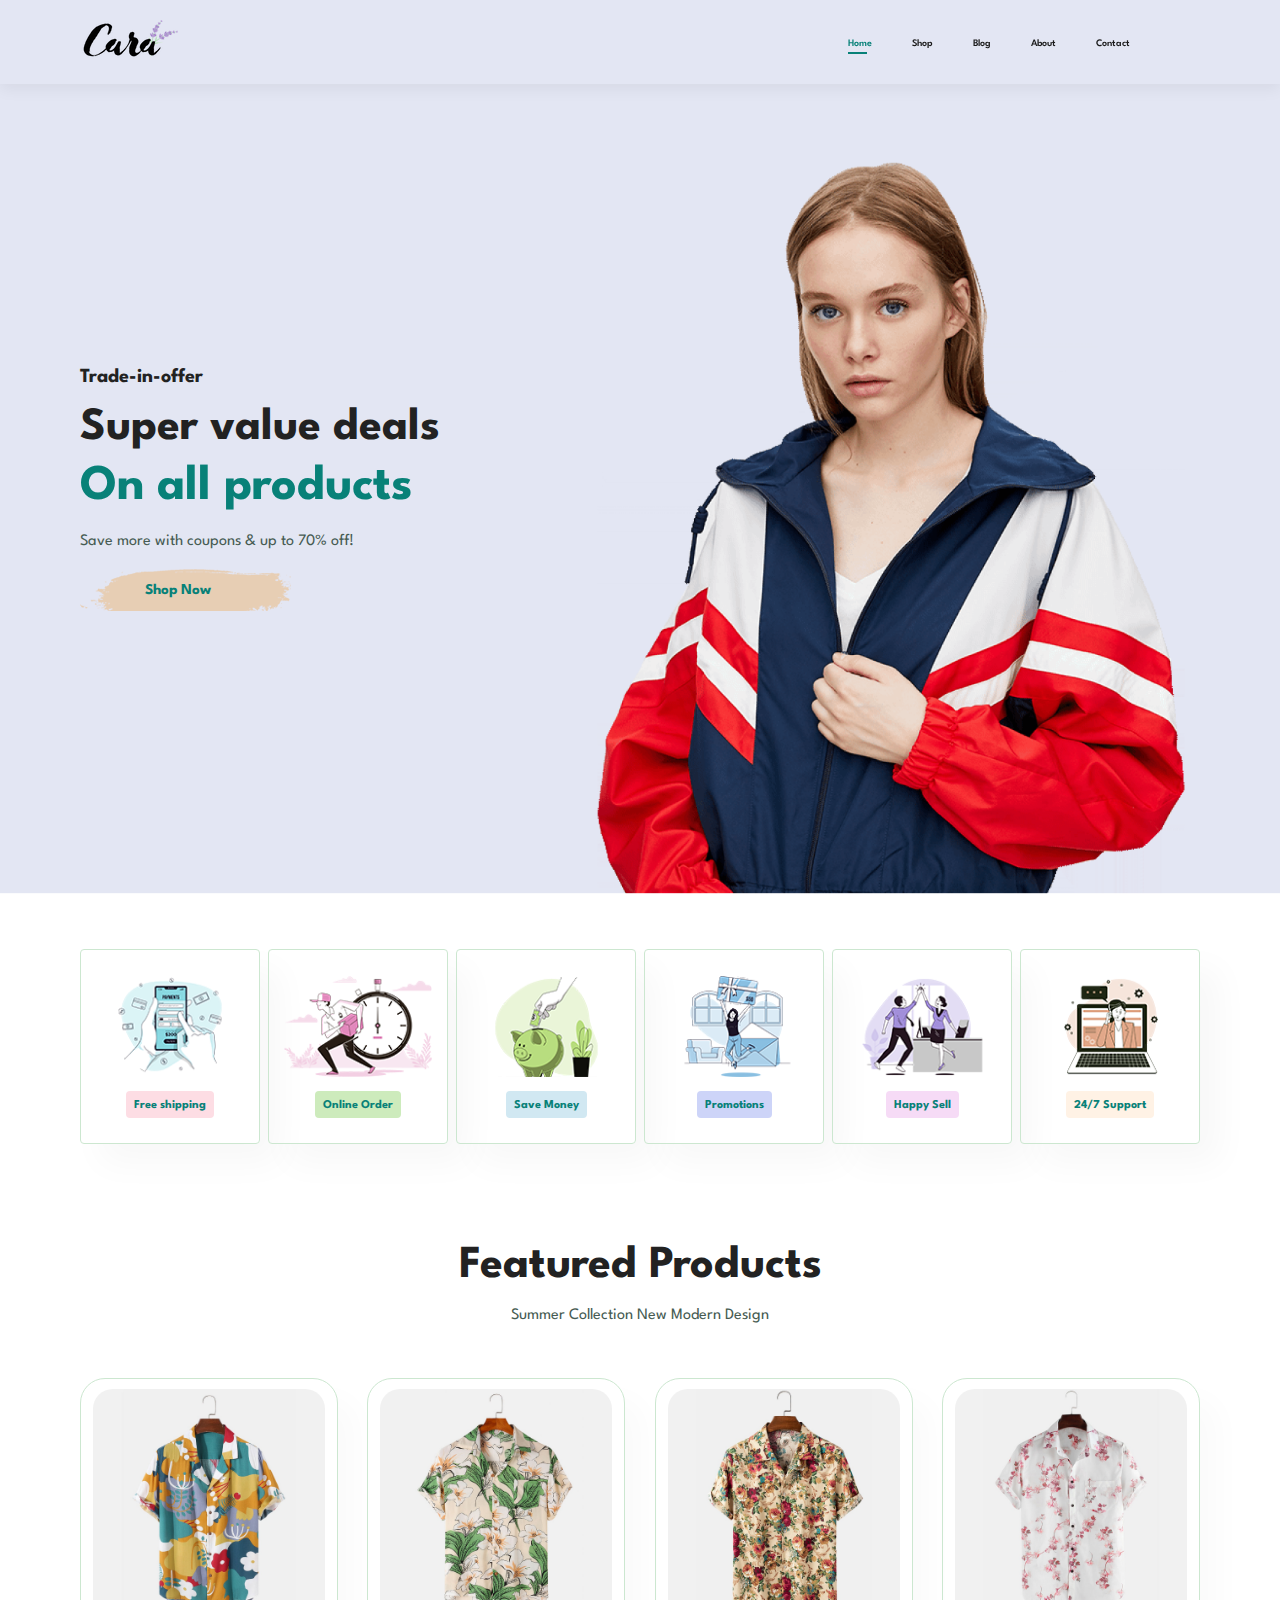
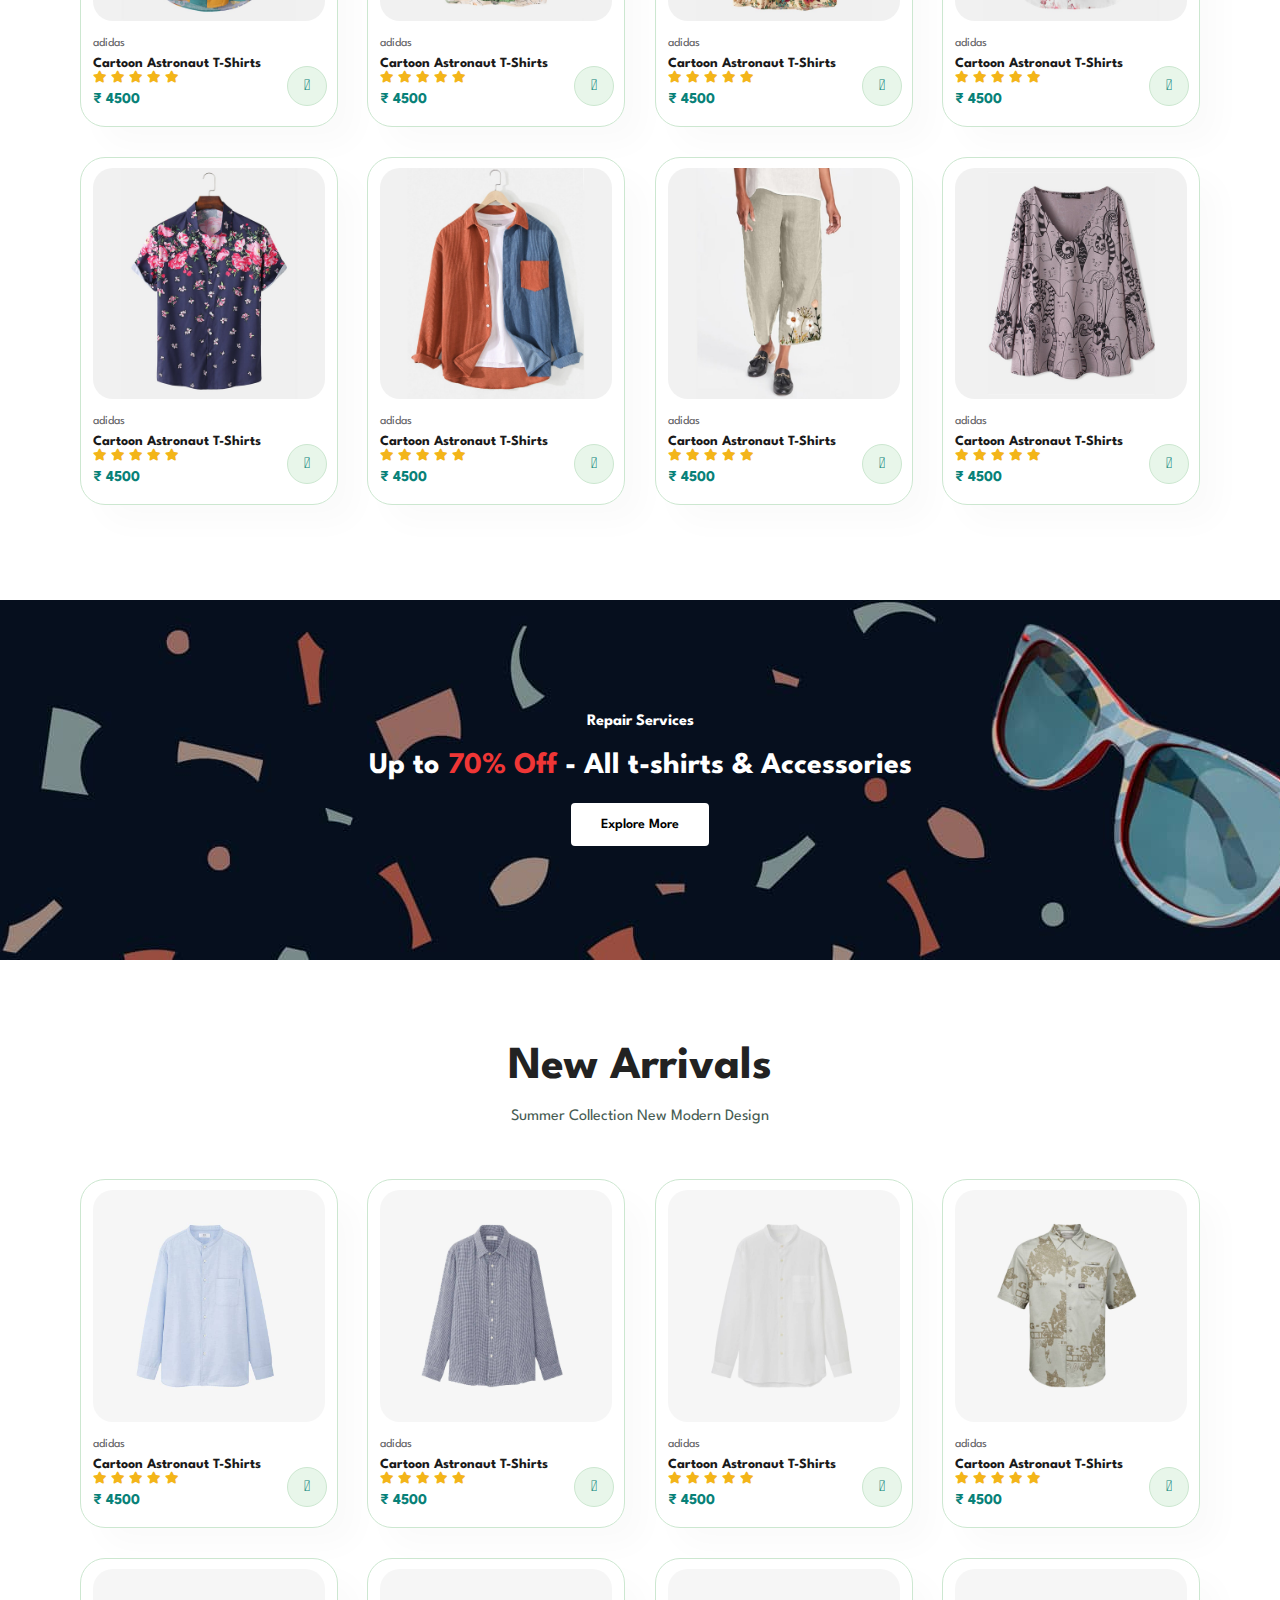
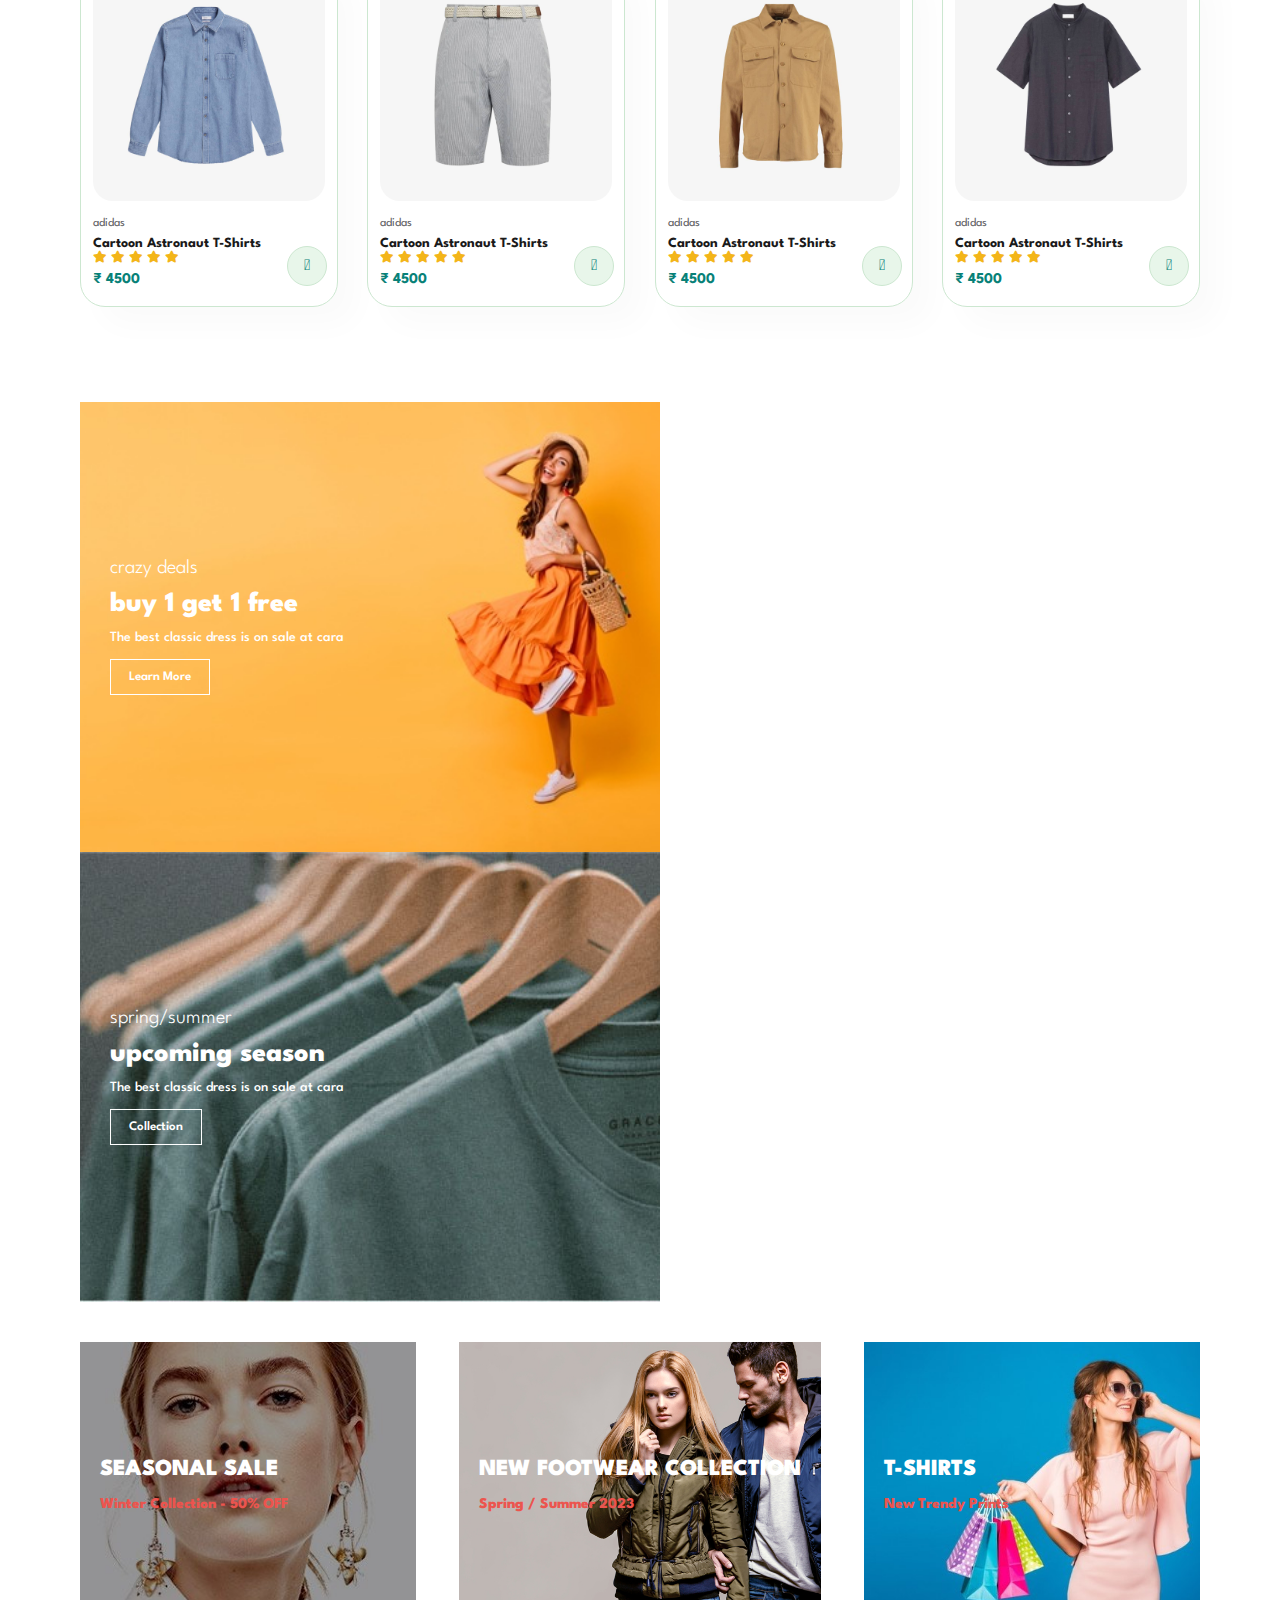
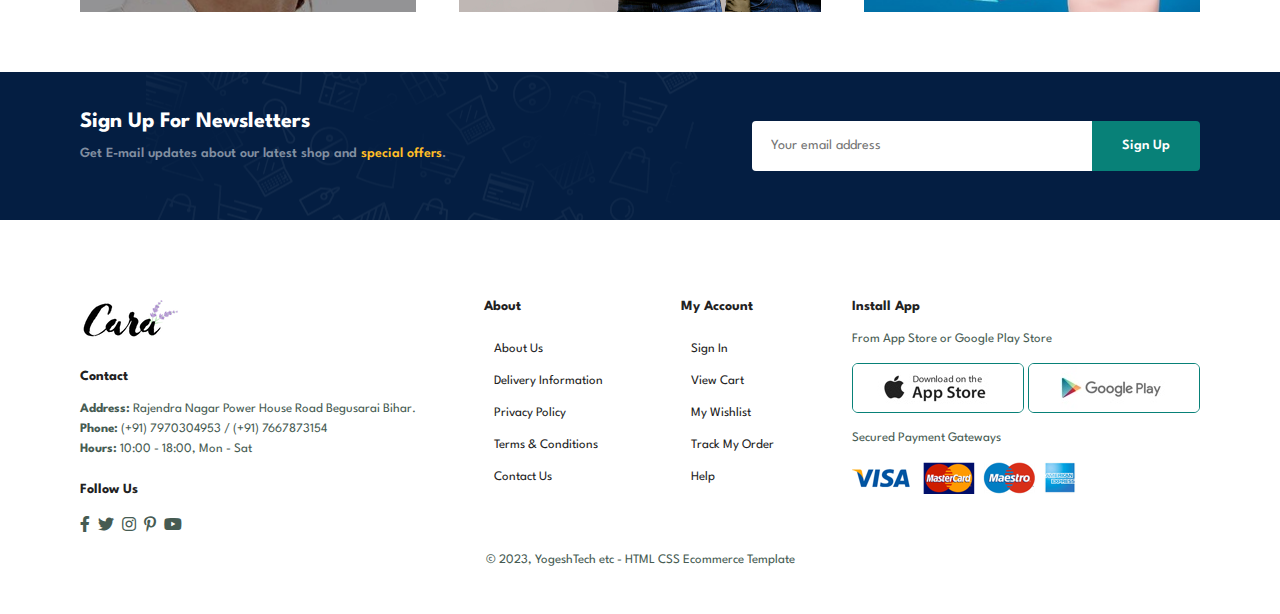
<file: index.html>
<!DOCTYPE html>
<html lang="en">

    <head>
        <meta charset="UTF-8">
        <meta http-equiv="X-UA-Compatible" content="IE=edge">
        <meta name="viewport" content="width=device-width, initial-scale=1.0">
        <title>E-Commerce website</title>
        <link rel="stylesheet" href="https://pro.fontawesome.com/releases/v5.10.0/css/all.css" />

        <link rel="stylesheet" href="style.css">
    </head>

    <body>
        <section id="header">
            <a href="#"><img src="img/logo.png" class="logo" alt=""></a>

            <div>
                <ul id="navbar">
                    <li><a class="active" href="index.html">Home</a></li>
                    <li><a href="shop.html">Shop</a></li>
                    <li><a href="blog.html">Blog</a></li>
                    <li><a href="about.html">About</a></li>
                    <li><a href="contact.html">Contact</a></li>
                    <li id="lg-bag"><a href="cart.html"><i class="far fa-shopping-bag"></i></a></li>
                    <a href="#" id="close"><i class="far fa-times"></i></a>
                </ul>
            </div>
            <div id="mobile">
                <a href="cart.html"><i class="far fa-shopping-bag"></i></a>
                <i id="bar" class="fas fa-outdent"></i>
            </div>
        </section>

        <section id="hero">
            <h4>Trade-in-offer</h4>
            <h2>Super value deals</h2>
            <h1>On all products</h1>
            <p>Save more with coupons & up to 70% off! </p>
            <button>Shop Now</button>
        </section>

        <section id="feature" class="section-p1 ">
            <div class="fe-box">
                <img src="img/features/f1.png" alt="">
                <h6>Free shipping</h6>
            </div>
            <div class="fe-box">
                <img src="img/features/f2.png" alt="">
                <h6>Online Order</h6>
            </div>
            <div class="fe-box">
                <img src="img/features/f3.png" alt="">
                <h6>Save Money</h6>
            </div>
            <div class="fe-box">
                <img src="img/features/f4.png" alt="">
                <h6>Promotions</h6>
            </div>
            <div class="fe-box">
                <img src="img/features/f5.png" alt="">
                <h6>Happy Sell</h6>
            </div>
            <div class="fe-box">
                <img src="img/features/f6.png" alt="">
                <h6>24/7 Support</h6>
            </div>
        </section>

        <section id="product1" class="section-p1 ">
            <h2>Featured Products</h2>
            <p>Summer Collection New Modern Design</p>
            <div class="pro-container">
                <div class="pro">
                    <img src="img/products/f1.jpg" alt="">
                    <div class="des">
                        <span>adidas</span>
                        <h5>Cartoon Astronaut T-Shirts</h5>
                        <div class="star">
                            <i class="fas fa-star"></i>
                            <i class="fas fa-star"></i>
                            <i class="fas fa-star"></i>
                            <i class="fas fa-star"></i>
                            <i class="fas fa-star"></i>
                        </div>
                        <h4>₹ 4500</h4>
                    </div>
                    <a href="#"><i class="fal fa-shopping-cart cart"></i></a>
                </div>
                <div class="pro">
                    <img src="img/products/f2.jpg" alt="">
                    <div class="des">
                        <span>adidas</span>
                        <h5>Cartoon Astronaut T-Shirts</h5>
                        <div class="star">
                            <i class="fas fa-star"></i>
                            <i class="fas fa-star"></i>
                            <i class="fas fa-star"></i>
                            <i class="fas fa-star"></i>
                            <i class="fas fa-star"></i>
                        </div>
                        <h4>₹ 4500</h4>
                    </div>
                    <a href="#"><i class="fal fa-shopping-cart cart"></i></a>
                </div>
                <div class="pro">
                    <img src="img/products/f3.jpg" alt="">
                    <div class="des">
                        <span>adidas</span>
                        <h5>Cartoon Astronaut T-Shirts</h5>
                        <div class="star">
                            <i class="fas fa-star"></i>
                            <i class="fas fa-star"></i>
                            <i class="fas fa-star"></i>
                            <i class="fas fa-star"></i>
                            <i class="fas fa-star"></i>
                        </div>
                        <h4>₹ 4500</h4>
                    </div>
                    <a href="#"><i class="fal fa-shopping-cart cart"></i></a>
                </div>
                <div class="pro">
                    <img src="img/products/f4.jpg" alt="">
                    <div class="des">
                        <span>adidas</span>
                        <h5>Cartoon Astronaut T-Shirts</h5>
                        <div class="star">
                            <i class="fas fa-star"></i>
                            <i class="fas fa-star"></i>
                            <i class="fas fa-star"></i>
                            <i class="fas fa-star"></i>
                            <i class="fas fa-star"></i>
                        </div>
                        <h4>₹ 4500</h4>
                    </div>
                    <a href="#"><i class="fal fa-shopping-cart cart"></i></a>
                </div>
                <div class="pro">
                    <img src="img/products/f5.jpg" alt="">
                    <div class="des">
                        <span>adidas</span>
                        <h5>Cartoon Astronaut T-Shirts</h5>
                        <div class="star">
                            <i class="fas fa-star"></i>
                            <i class="fas fa-star"></i>
                            <i class="fas fa-star"></i>
                            <i class="fas fa-star"></i>
                            <i class="fas fa-star"></i>
                        </div>
                        <h4>₹ 4500</h4>
                    </div>
                    <a href="#"><i class="fal fa-shopping-cart cart"></i></a>
                </div>
                <div class="pro">
                    <img src="img/products/f6.jpg" alt="">
                    <div class="des">
                        <span>adidas</span>
                        <h5>Cartoon Astronaut T-Shirts</h5>
                        <div class="star">
                            <i class="fas fa-star"></i>
                            <i class="fas fa-star"></i>
                            <i class="fas fa-star"></i>
                            <i class="fas fa-star"></i>
                            <i class="fas fa-star"></i>
                        </div>
                        <h4>₹ 4500</h4>
                    </div>
                    <a href="#"><i class="fal fa-shopping-cart cart"></i></a>
                </div>
                <div class="pro">
                    <img src="img/products/f7.jpg" alt="">
                    <div class="des">
                        <span>adidas</span>
                        <h5>Cartoon Astronaut T-Shirts</h5>
                        <div class="star">
                            <i class="fas fa-star"></i>
                            <i class="fas fa-star"></i>
                            <i class="fas fa-star"></i>
                            <i class="fas fa-star"></i>
                            <i class="fas fa-star"></i>
                        </div>
                        <h4>₹ 4500</h4>
                    </div>
                    <a href="#"><i class="fal fa-shopping-cart cart"></i></a>
                </div>
                <div class="pro">
                    <img src="img/products/f8.jpg" alt="">
                    <div class="des">
                        <span>adidas</span>
                        <h5>Cartoon Astronaut T-Shirts</h5>
                        <div class="star">
                            <i class="fas fa-star"></i>
                            <i class="fas fa-star"></i>
                            <i class="fas fa-star"></i>
                            <i class="fas fa-star"></i>
                            <i class="fas fa-star"></i>
                        </div>
                        <h4>₹ 4500</h4>
                    </div>
                    <a href="#"><i class="fal fa-shopping-cart cart"></i></a>
                </div>
            </div>
        </section>

        <section id="banner" class="section-m1">
            <h4>Repair Services</h4>
            <h2>Up to <span>70% Off</span> - All t-shirts & Accessories</h2>
            <button class="normal">Explore More</button>
        </section>

        <section id="product1" class="section-p1 ">
            <h2>New Arrivals</h2>
            <p>Summer Collection New Modern Design</p>
            <div class="pro-container">
                <div class="pro">
                    <img src="img/products/n1.jpg" alt="">
                    <div class="des">
                        <span>adidas</span>
                        <h5>Cartoon Astronaut T-Shirts</h5>
                        <div class="star">
                            <i class="fas fa-star"></i>
                            <i class="fas fa-star"></i>
                            <i class="fas fa-star"></i>
                            <i class="fas fa-star"></i>
                            <i class="fas fa-star"></i>
                        </div>
                        <h4>₹ 4500</h4>
                    </div>
                    <a href="#"><i class="fal fa-shopping-cart cart"></i></a>
                </div>
                <div class="pro">
                    <img src="img/products/n2.jpg" alt="">
                    <div class="des">
                        <span>adidas</span>
                        <h5>Cartoon Astronaut T-Shirts</h5>
                        <div class="star">
                            <i class="fas fa-star"></i>
                            <i class="fas fa-star"></i>
                            <i class="fas fa-star"></i>
                            <i class="fas fa-star"></i>
                            <i class="fas fa-star"></i>
                        </div>
                        <h4>₹ 4500</h4>
                    </div>
                    <a href="#"><i class="fal fa-shopping-cart cart"></i></a>
                </div>
                <div class="pro">
                    <img src="img/products/n3.jpg" alt="">
                    <div class="des">
                        <span>adidas</span>
                        <h5>Cartoon Astronaut T-Shirts</h5>
                        <div class="star">
                            <i class="fas fa-star"></i>
                            <i class="fas fa-star"></i>
                            <i class="fas fa-star"></i>
                            <i class="fas fa-star"></i>
                            <i class="fas fa-star"></i>
                        </div>
                        <h4>₹ 4500</h4>
                    </div>
                    <a href="#"><i class="fal fa-shopping-cart cart"></i></a>
                </div>
                <div class="pro">
                    <img src="img/products/n4.jpg" alt="">
                    <div class="des">
                        <span>adidas</span>
                        <h5>Cartoon Astronaut T-Shirts</h5>
                        <div class="star">
                            <i class="fas fa-star"></i>
                            <i class="fas fa-star"></i>
                            <i class="fas fa-star"></i>
                            <i class="fas fa-star"></i>
                            <i class="fas fa-star"></i>
                        </div>
                        <h4>₹ 4500</h4>
                    </div>
                    <a href="#"><i class="fal fa-shopping-cart cart"></i></a>
                </div>
                <div class="pro">
                    <img src="img/products/n5.jpg" alt="">
                    <div class="des">
                        <span>adidas</span>
                        <h5>Cartoon Astronaut T-Shirts</h5>
                        <div class="star">
                            <i class="fas fa-star"></i>
                            <i class="fas fa-star"></i>
                            <i class="fas fa-star"></i>
                            <i class="fas fa-star"></i>
                            <i class="fas fa-star"></i>
                        </div>
                        <h4>₹ 4500</h4>
                    </div>
                    <a href="#"><i class="fal fa-shopping-cart cart"></i></a>
                </div>
                <div class="pro">
                    <img src="img/products/n6.jpg" alt="">
                    <div class="des">
                        <span>adidas</span>
                        <h5>Cartoon Astronaut T-Shirts</h5>
                        <div class="star">
                            <i class="fas fa-star"></i>
                            <i class="fas fa-star"></i>
                            <i class="fas fa-star"></i>
                            <i class="fas fa-star"></i>
                            <i class="fas fa-star"></i>
                        </div>
                        <h4>₹ 4500</h4>
                    </div>
                    <a href="#"><i class="fal fa-shopping-cart cart"></i></a>
                </div>
                <div class="pro">
                    <img src="img/products/n7.jpg" alt="">
                    <div class="des">
                        <span>adidas</span>
                        <h5>Cartoon Astronaut T-Shirts</h5>
                        <div class="star">
                            <i class="fas fa-star"></i>
                            <i class="fas fa-star"></i>
                            <i class="fas fa-star"></i>
                            <i class="fas fa-star"></i>
                            <i class="fas fa-star"></i>
                        </div>
                        <h4>₹ 4500</h4>
                    </div>
                    <a href="#"><i class="fal fa-shopping-cart cart"></i></a>
                </div>
                <div class="pro">
                    <img src="img/products/n8.jpg" alt="">
                    <div class="des">
                        <span>adidas</span>
                        <h5>Cartoon Astronaut T-Shirts</h5>
                        <div class="star">
                            <i class="fas fa-star"></i>
                            <i class="fas fa-star"></i>
                            <i class="fas fa-star"></i>
                            <i class="fas fa-star"></i>
                            <i class="fas fa-star"></i>
                        </div>
                        <h4>₹ 4500</h4>
                    </div>
                    <a href="#"><i class="fal fa-shopping-cart cart"></i></a>
                </div>
            </div>
        </section>

        <section id="sm-banner" class="section-p1 ">
            <div class="banner-box">
                <h4>crazy deals</h4>
                <h2>buy 1 get 1 free</h2>
                <span>The best classic dress is on sale at cara</span>
                <button class="white">Learn More</button>
            </div>
            <div class="banner-box banner-box2">
                <h4>spring/summer</h4>
                <h2>upcoming season</h2>
                <span>The best classic dress is on sale at cara</span>
                <button class="white">Collection</button>
            </div>
        </section>

        <section id="banner3">
            <div class="banner-box">
                <h2>SEASONAL SALE</h2>
                <h3>Winter Collection - 50% OFF</h3>
            </div>
            <div class="banner-box banner-box2">
                <h2>NEW FOOTWEAR COLLECTION</h2>
                <h3>Spring / Summer 2023</h3>
            </div>
            <div class="banner-box banner-box3">
                <h2>T-SHIRTS</h2>
                <h3>New Trendy Prints</h3>
            </div>
        </section>

        <section id="newsletter" class="section-p1 section-m1 ">
            <div class="newstext">
                <h4>Sign Up For Newsletters</h4>
                <p>Get E-mail updates about our latest shop and <span>special offers</span>.</p>
            </div>
            <div class="form">
                <input type="text" placeholder="Your email address">
                <button class="normal">Sign Up</button>
            </div>
        </section>

        <footer class="section-p1">
            <div class="col">
                <img class="logo" src="img/logo.png" alt="">
                <h4>Contact</h4>
                <p> <strong>Address: </strong>Rajendra Nagar Power House Road Begusarai Bihar.</p>
                <p> <strong>Phone: </strong>(+91) 7970304953 / (+91) 7667873154</p>
                <p> <strong>Hours: </strong>10:00 - 18:00, Mon - Sat</p>
                <div class="follow">
                    <h4>Follow Us</h4>
                    <div class="icon">
                        <i class="fab fa-facebook-f"></i>
                        <i class="fab fa-twitter"></i>
                        <i class="fab fa-instagram"></i>
                        <i class="fab fa-pinterest-p"></i>
                        <i class="fab fa-youtube"></i>
                    </div>
                </div>
            </div>
            <div class="col">
                <h4>About</h4>
                <a href="#">About Us</a>
                <a href="#">Delivery Information</a>
                <a href="#">Privacy Policy</a>
                <a href="#">Terms & Conditions</a>
                <a href="#">Contact Us</a>
            </div>
            <div class="col">
                <h4>My Account</h4>
                <a href="#">Sign In</a>
                <a href="#">View Cart</a>
                <a href="#">My Wishlist</a>
                <a href="#">Track My Order</a>
                <a href="#">Help</a>
            </div>
            <div class="col install">
                <h4>Install App</h4>
                <p>From App Store or Google Play Store</p>
                <div class="row">
                    <img src="img/pay/app.jpg" alt="">
                    <img src="img/pay/play.jpg" alt="">
                </div>
                <p>Secured Payment Gateways</p>
                <img src="img/pay/pay.png" alt="">
            </div>
            <div class="copyright">
                <p>© 2023, YogeshTech etc - HTML CSS Ecommerce Template</p>
            </div>
        </footer>

        <script src="script.js"></script>
    </body>

</html>
</file>
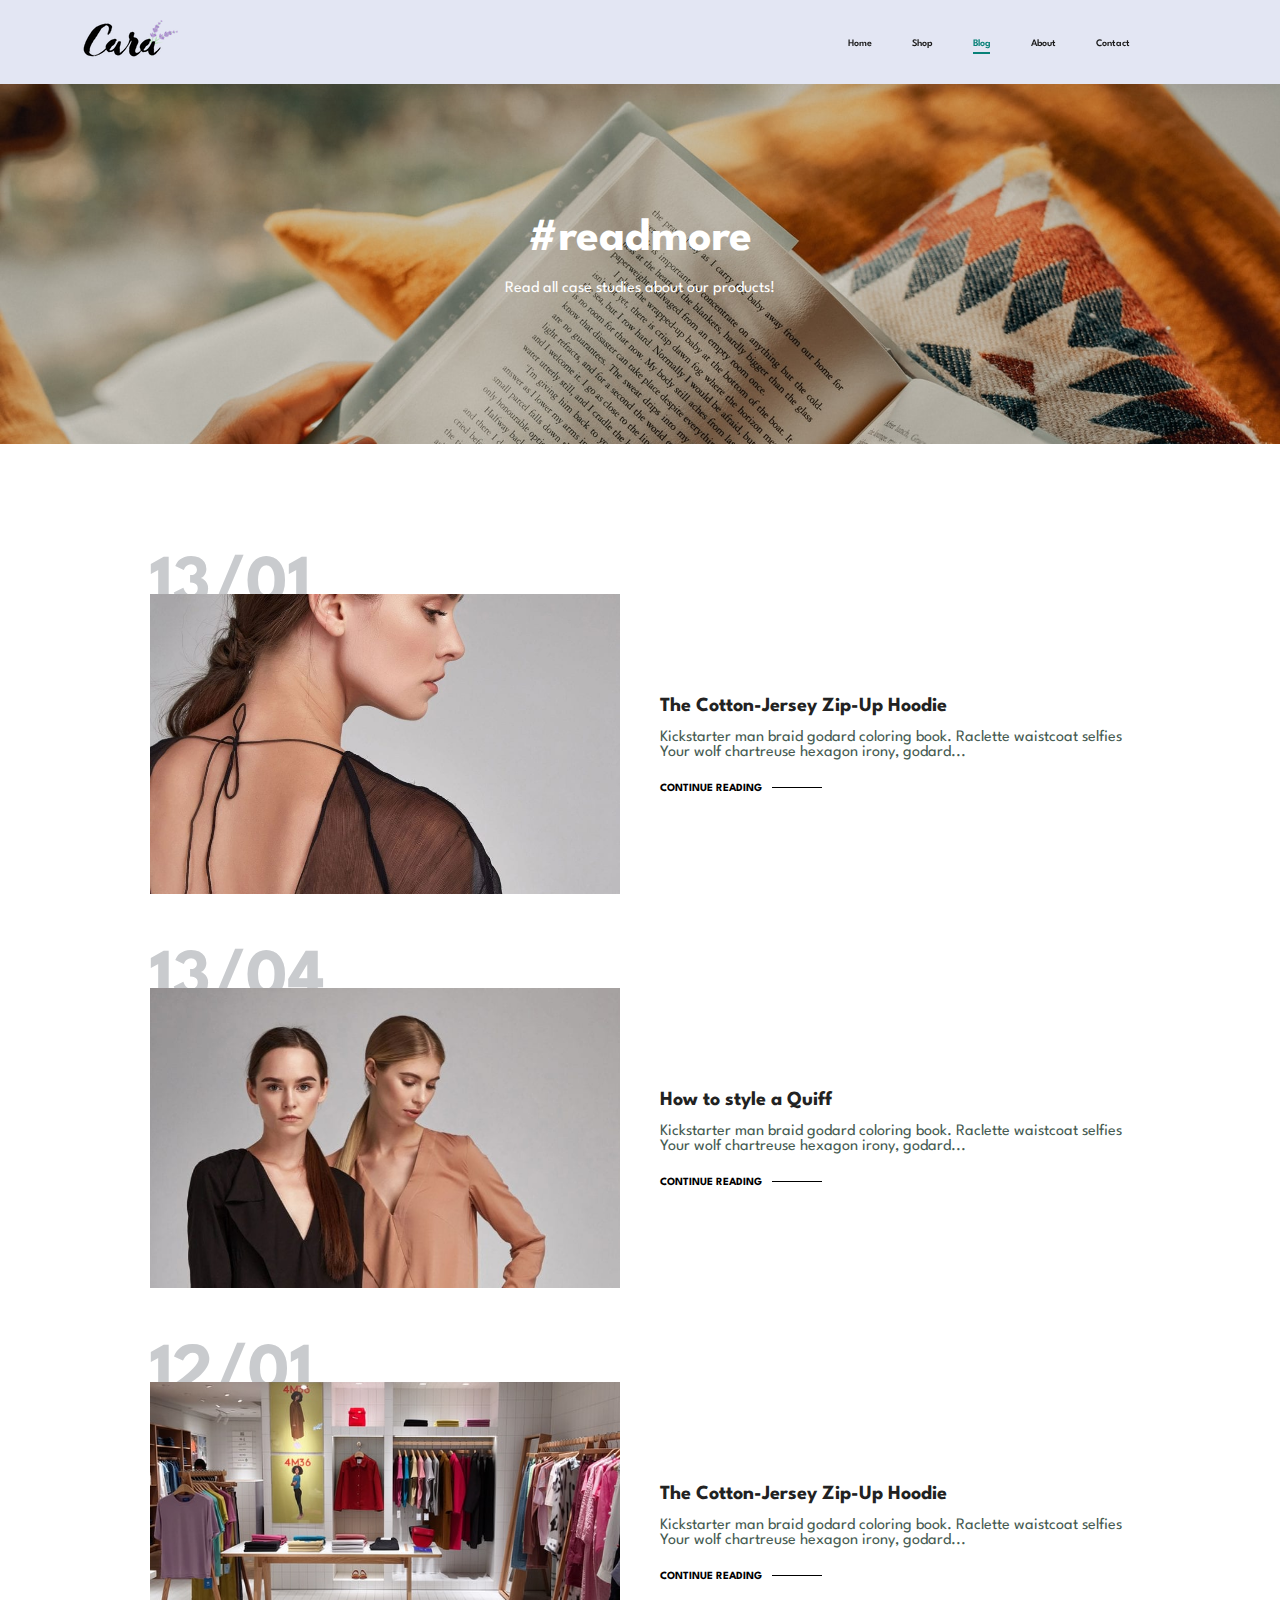
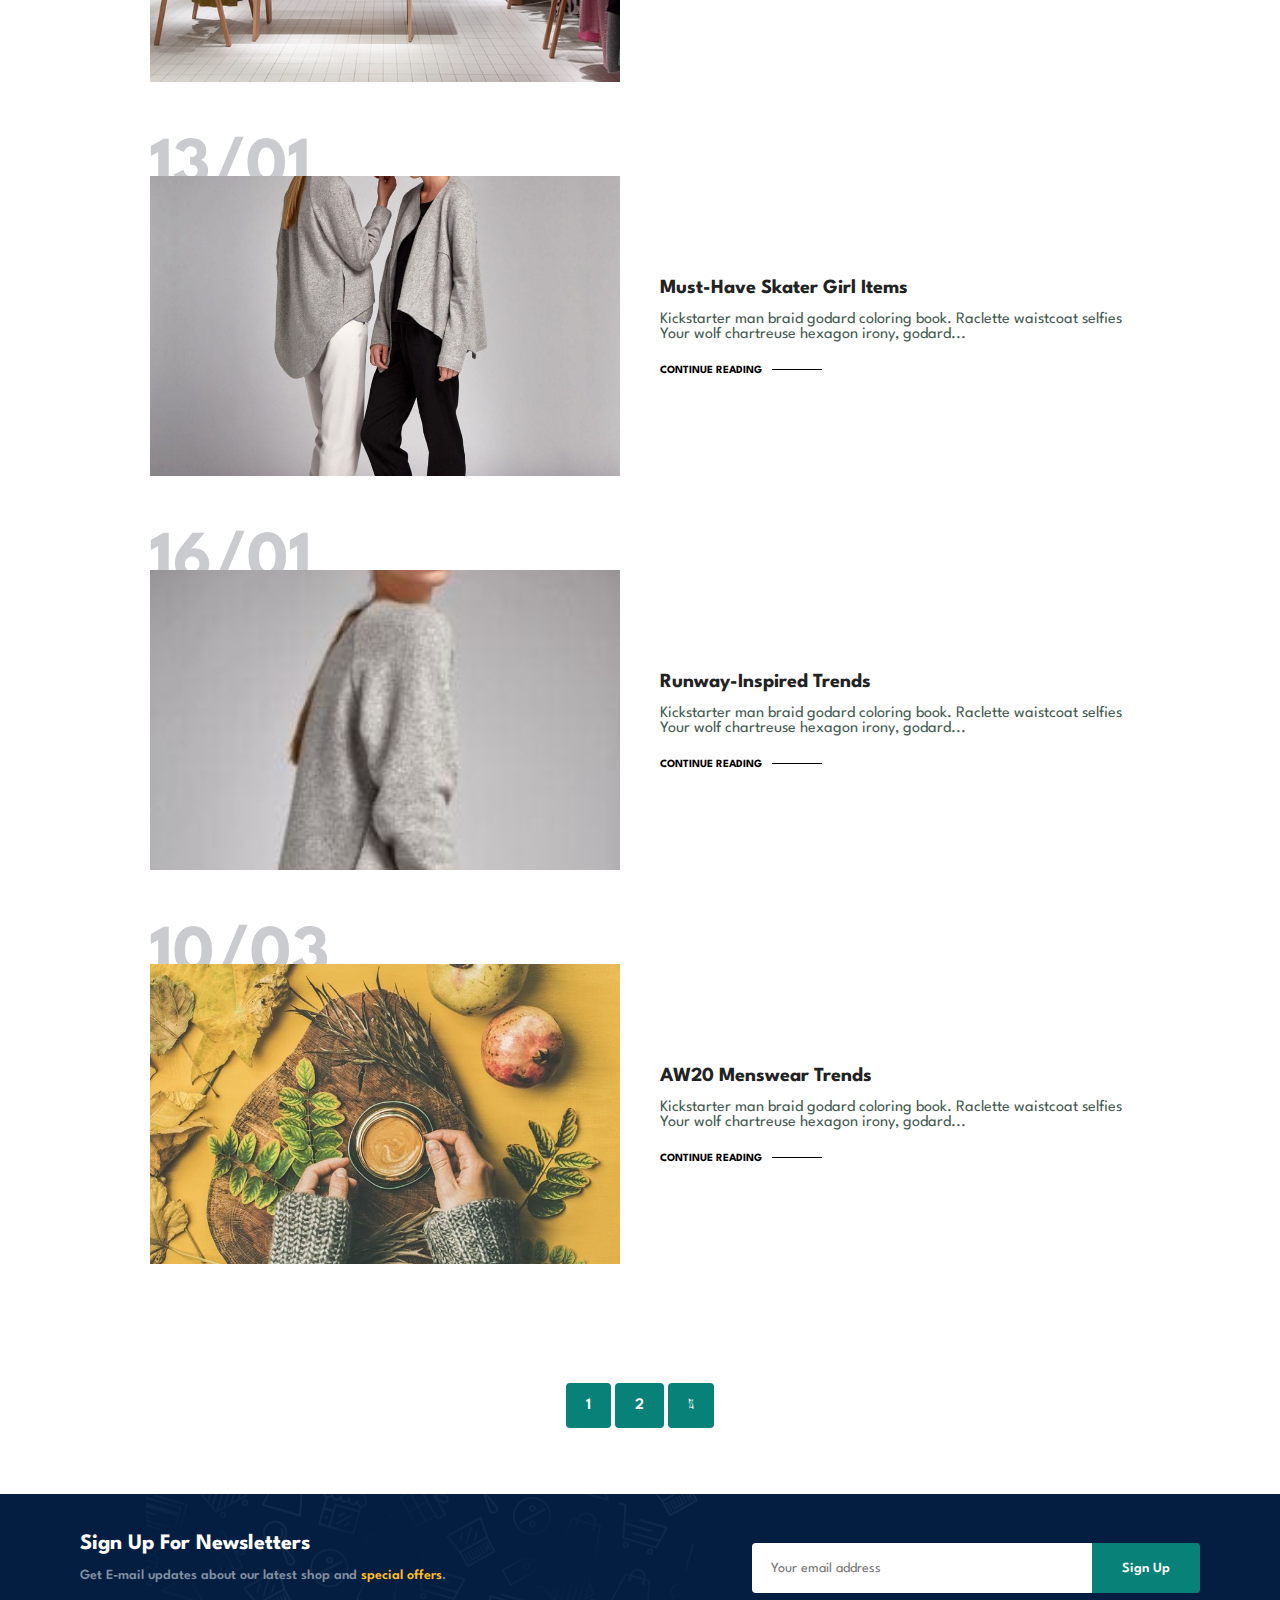
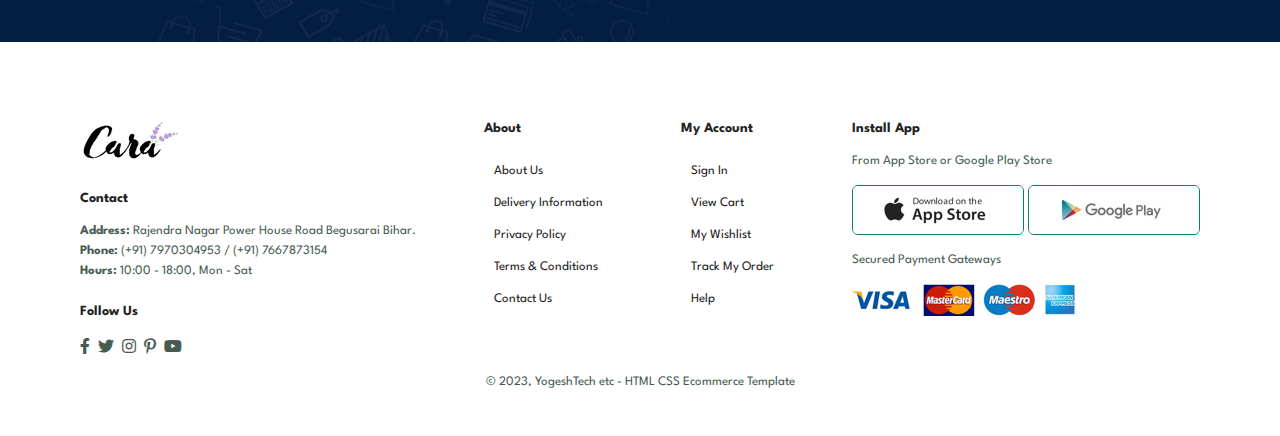
<file: blog.html>
<!DOCTYPE html>
<html lang="en">

    <head>
        <meta charset="UTF-8">
        <meta http-equiv="X-UA-Compatible" content="IE=edge">
        <meta name="viewport" content="width=device-width, initial-scale=1.0">
        <title>E-Commerce website</title>
        <link rel="stylesheet" href="https://pro.fontawesome.com/releases/v5.10.0/css/all.css" />

        <link rel="stylesheet" href="style.css">
    </head>

    <body>
        <section id="header">
            <a href="#"><img src="img/logo.png" class="logo" alt=""></a>

            <div>
                <ul id="navbar">
                    <li><a href="index.html">Home</a></li>
                    <li><a href="shop.html">Shop</a></li>
                    <li><a class="active" href="blog.html">Blog</a></li>
                    <li><a href="about.html">About</a></li>
                    <li><a href="contact.html">Contact</a></li>
                    <li id="lg-bag"><a href="cart.html"><i class="far fa-shopping-bag"></i></a></li>
                    <a href="#" id="close"><i class="far fa-times"></i></a>
                </ul>
            </div>
            <div id="mobile">
                <a href="cart.html"><i class="far fa-shopping-bag"></i></a>
                <i id="bar" class="fas fa-outdent"></i>
            </div>
        </section>

        <section id="page-header" class="blog-header">
            <h2>#readmore</h2>
            <p>Read all case studies about our products!</p>
        </section>

        <section id="blog">
            <div class="blog-box">
                <div class="blog-img">
                    <img src="img/blog/b1.jpg" alt="">
                </div>
                <div class="blog-details">
                    <h4>The Cotton-Jersey Zip-Up Hoodie</h4>
                    <p>Kickstarter man braid godard coloring book. Raclette waistcoat selfies Your
                        wolf chartreuse hexagon irony, godard...
                    </p>
                    <a href="#">CONTINUE READING</a>
                </div>
                <h1>13/01</h1>
            </div>
            <div class="blog-box">
                <div class="blog-img">
                    <img src="img/blog/b2.jpg" alt="">
                </div>
                <div class="blog-details">
                    <h4>How to style a Quiff</h4>
                    <p>Kickstarter man braid godard coloring book. Raclette waistcoat selfies Your
                        wolf chartreuse hexagon irony, godard...
                    </p>
                    <a href="#">CONTINUE READING</a>
                </div>
                <h1>13/04</h1>
            </div>
            <div class="blog-box">
                <div class="blog-img">
                    <img src="img/blog/b3.jpg" alt="">
                </div>
                <div class="blog-details">
                    <h4>The Cotton-Jersey Zip-Up Hoodie</h4>
                    <p>Kickstarter man braid godard coloring book. Raclette waistcoat selfies Your
                        wolf chartreuse hexagon irony, godard...
                    </p>
                    <a href="#">CONTINUE READING</a>
                </div>
                <h1>12/01</h1>
            </div>
            <div class="blog-box">
                <div class="blog-img">
                    <img src="img/blog/b4.jpg" alt="">
                </div>
                <div class="blog-details">
                    <h4>Must-Have Skater Girl Items</h4>
                    <p>Kickstarter man braid godard coloring book. Raclette waistcoat selfies Your
                        wolf chartreuse hexagon irony, godard...
                    </p>
                    <a href="#">CONTINUE READING</a>
                </div>
                <h1>13/01</h1>
            </div>
            <div class="blog-box">
                <div class="blog-img">
                    <img src="img/blog/b5.jpg" alt="">
                </div>
                <div class="blog-details">
                    <h4>Runway-Inspired Trends</h4>
                    <p>Kickstarter man braid godard coloring book. Raclette waistcoat selfies Your
                        wolf chartreuse hexagon irony, godard...
                    </p>
                    <a href="#">CONTINUE READING</a>
                </div>
                <h1>16/01</h1>
            </div>
            <div class="blog-box">
                <div class="blog-img">
                    <img src="img/blog/b6.jpg" alt="">
                </div>
                <div class="blog-details">
                    <h4>AW20 Menswear Trends</h4>
                    <p>Kickstarter man braid godard coloring book. Raclette waistcoat selfies Your
                        wolf chartreuse hexagon irony, godard...
                    </p>
                    <a href="#">CONTINUE READING</a>
                </div>
                <h1>10/03</h1>
            </div>
        </section>

        <section id="pagination" class="section-p1">
            <a href="#">1</a>
            <a href="#">2</a>
            <a href="#"><i class="fal fa-long-arrow-alt-right"></i></a>
        </section>

        <section id="newsletter" class="section-p1 section-m1 ">
            <div class="newstext">
                <h4>Sign Up For Newsletters</h4>
                <p>Get E-mail updates about our latest shop and <span>special offers</span>.</p>
            </div>
            <div class="form">
                <input type="text" placeholder="Your email address">
                <button class="normal">Sign Up</button>
            </div>
        </section>

        <footer class="section-p1">
            <div class="col">
                <img class="logo" src="img/logo.png" alt="">
                <h4>Contact</h4>
                <p> <strong>Address: </strong>Rajendra Nagar Power House Road Begusarai Bihar.</p>
                <p> <strong>Phone: </strong>(+91) 7970304953 / (+91) 7667873154</p>
                <p> <strong>Hours: </strong>10:00 - 18:00, Mon - Sat</p>
                <div class="follow">
                    <h4>Follow Us</h4>
                    <div class="icon">
                        <i class="fab fa-facebook-f"></i>
                        <i class="fab fa-twitter"></i>
                        <i class="fab fa-instagram"></i>
                        <i class="fab fa-pinterest-p"></i>
                        <i class="fab fa-youtube"></i>
                    </div>
                </div>
            </div>
            <div class="col">
                <h4>About</h4>
                <a href="#">About Us</a>
                <a href="#">Delivery Information</a>
                <a href="#">Privacy Policy</a>
                <a href="#">Terms & Conditions</a>
                <a href="#">Contact Us</a>
            </div>
            <div class="col">
                <h4>My Account</h4>
                <a href="#">Sign In</a>
                <a href="#">View Cart</a>
                <a href="#">My Wishlist</a>
                <a href="#">Track My Order</a>
                <a href="#">Help</a>
            </div>
            <div class="col install">
                <h4>Install App</h4>
                <p>From App Store or Google Play Store</p>
                <div class="row">
                    <img src="img/pay/app.jpg" alt="">
                    <img src="img/pay/play.jpg" alt="">
                </div>
                <p>Secured Payment Gateways</p>
                <img src="img/pay/pay.png" alt="">
            </div>
            <div class="copyright">
                <p>© 2023, YogeshTech etc - HTML CSS Ecommerce Template</p>
            </div>
        </footer>

        <script src="script.js"></script>
    </body>

</html>
</file>
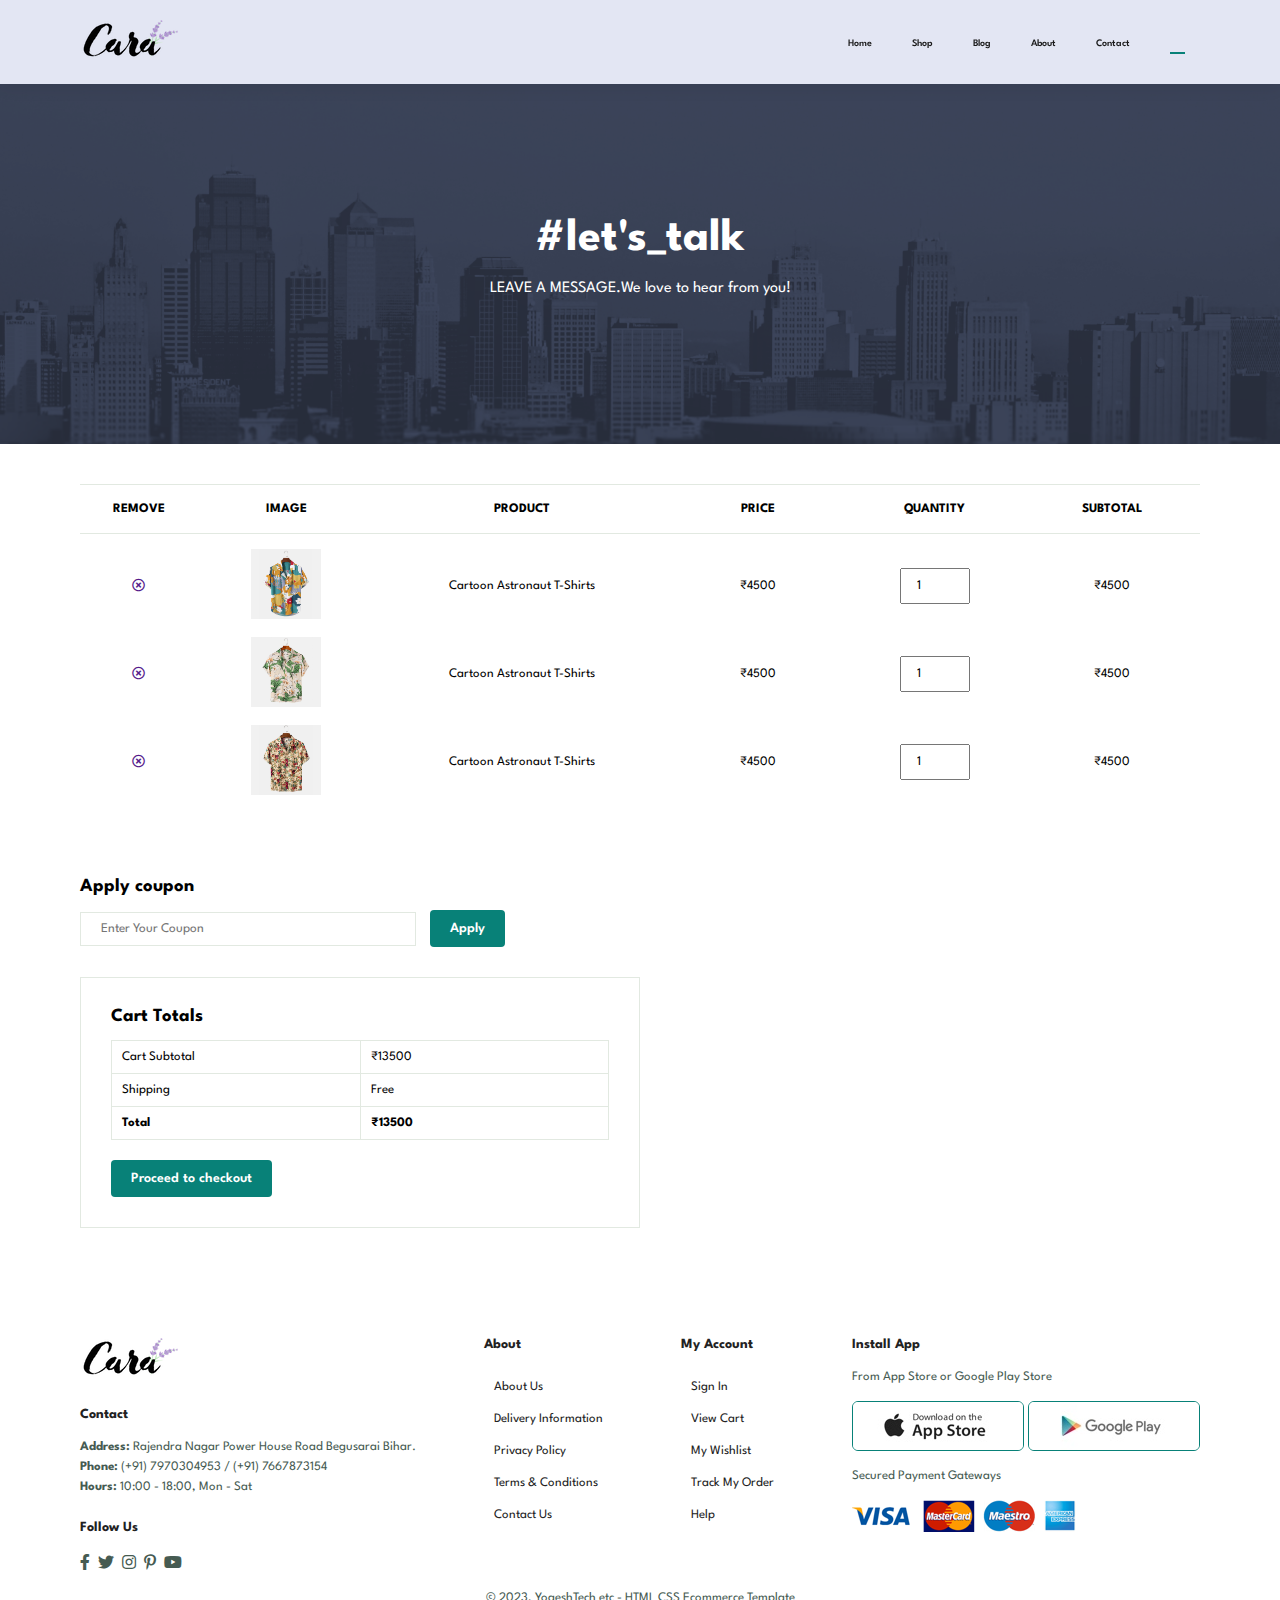
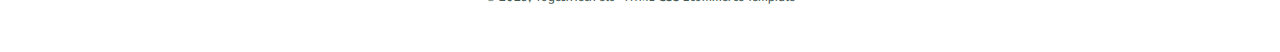
<file: cart.html>
<!DOCTYPE html>
<html lang="en">

    <head>
        <meta charset="UTF-8">
        <meta http-equiv="X-UA-Compatible" content="IE=edge">
        <meta name="viewport" content="width=device-width, initial-scale=1.0">
        <title>E-Commerce website</title>
        <link rel="stylesheet" href="https://pro.fontawesome.com/releases/v5.10.0/css/all.css" />

        <link rel="stylesheet" href="style.css">
    </head>

    <body>
        <section id="header">
            <a href="#"><img src="img/logo.png" class="logo" alt=""></a>

            <div>
                <ul id="navbar">
                    <li><a href="index.html">Home</a></li>
                    <li><a href="shop.html">Shop</a></li>
                    <li><a href="blog.html">Blog</a></li>
                    <li><a href="about.html">About</a></li>
                    <li><a href="contact.html">Contact</a></li>
                    <li id="lg-bag"><a class="active" href="cart.html"><i class="far fa-shopping-bag"></i></a></li>
                    <a href="#" id="close"><i class="far fa-times"></i></a>
                </ul>
            </div>
            <div id="mobile">
                <a href="cart.html"><i class="far fa-shopping-bag"></i></a>
                <i id="bar" class="fas fa-outdent"></i>
            </div>
        </section>

        <section id="page-header" class="about-header">
            <h2>#let's_talk</h2>
            <p>LEAVE A MESSAGE.We love to hear from you!</p>
        </section>

        <section id="cart" class="section-p1">
            <table width="100%">
                <thead>
                    <tr>
                        <td>Remove</td>
                        <td>Image</td>
                        <td>Product</td>
                        <td>Price</td>
                        <td>Quantity</td>
                        <td>Subtotal</td>
                    </tr>
                </thead>
                <tbody>
                    <tr>
                        <td><a href=""><i class="far fa-times-circle"></i></a></td>
                        <td><img src="img/products/f1.jpg" alt=""></td>
                        <td>Cartoon Astronaut T-Shirts</td>
                        <td>₹4500</td>
                        <td><input type="number" value="1"></td>
                        <td>₹4500</td>
                    </tr>
                </tbody>
                <tbody>
                    <tr>
                        <td><a href=""><i class="far fa-times-circle"></i></a></td>
                        <td><img src="img/products/f2.jpg" alt=""></td>
                        <td>Cartoon Astronaut T-Shirts</td>
                        <td>₹4500</td>
                        <td><input type="number" value="1"></td>
                        <td>₹4500</td>
                    </tr>
                </tbody>
                <tbody>
                    <tr>
                        <td><a href=""><i class="far fa-times-circle"></i></a></td>
                        <td><img src="img/products/f3.jpg" alt=""></td>
                        <td>Cartoon Astronaut T-Shirts</td>
                        <td>₹4500</td>
                        <td><input type="number" value="1"></td>
                        <td>₹4500</td>
                    </tr>
                </tbody>
            </table>
        </section>

        <section id="cart-add" class="section-p1">
            <div id="coupon">
                <h3>Apply coupon</h3>
                <div>
                    <input type="text" placeholder="Enter Your Coupon">
                    <button class="normal">Apply</button>
                </div>
            </div>
            <div id="subtotal">
                <h3>Cart Totals</h3>
                <table>
                    <tr>
                        <td>Cart Subtotal</td>
                        <td>₹13500</td>
                    </tr>
                    <tr>
                        <td>Shipping</td>
                        <td>Free</td>
                    </tr>
                    <tr>
                        <td><strong>Total</strong></td>
                        <td><strong>₹13500</strong></td>
                    </tr>
                </table>
                <button class="normal">Proceed to checkout</button>
            </div>
        </section>

        <footer class="section-p1">
            <div class="col">
                <img class="logo" src="img/logo.png" alt="">
                <h4>Contact</h4>
                <p> <strong>Address: </strong>Rajendra Nagar Power House Road Begusarai Bihar.</p>
                <p> <strong>Phone: </strong>(+91) 7970304953 / (+91) 7667873154</p>
                <p> <strong>Hours: </strong>10:00 - 18:00, Mon - Sat</p>
                <div class="follow">
                    <h4>Follow Us</h4>
                    <div class="icon">
                        <i class="fab fa-facebook-f"></i>
                        <i class="fab fa-twitter"></i>
                        <i class="fab fa-instagram"></i>
                        <i class="fab fa-pinterest-p"></i>
                        <i class="fab fa-youtube"></i>
                    </div>
                </div>
            </div>
            <div class="col">
                <h4>About</h4>
                <a href="#">About Us</a>
                <a href="#">Delivery Information</a>
                <a href="#">Privacy Policy</a>
                <a href="#">Terms & Conditions</a>
                <a href="#">Contact Us</a>
            </div>
            <div class="col">
                <h4>My Account</h4>
                <a href="#">Sign In</a>
                <a href="#">View Cart</a>
                <a href="#">My Wishlist</a>
                <a href="#">Track My Order</a>
                <a href="#">Help</a>
            </div>
            <div class="col install">
                <h4>Install App</h4>
                <p>From App Store or Google Play Store</p>
                <div class="row">
                    <img src="img/pay/app.jpg" alt="">
                    <img src="img/pay/play.jpg" alt="">
                </div>
                <p>Secured Payment Gateways</p>
                <img src="img/pay/pay.png" alt="">
            </div>
            <div class="copyright">
                <p>© 2023, YogeshTech etc - HTML CSS Ecommerce Template</p>
            </div>
        </footer>

        <script src="script.js"></script>
    </body>

</html>
</file>
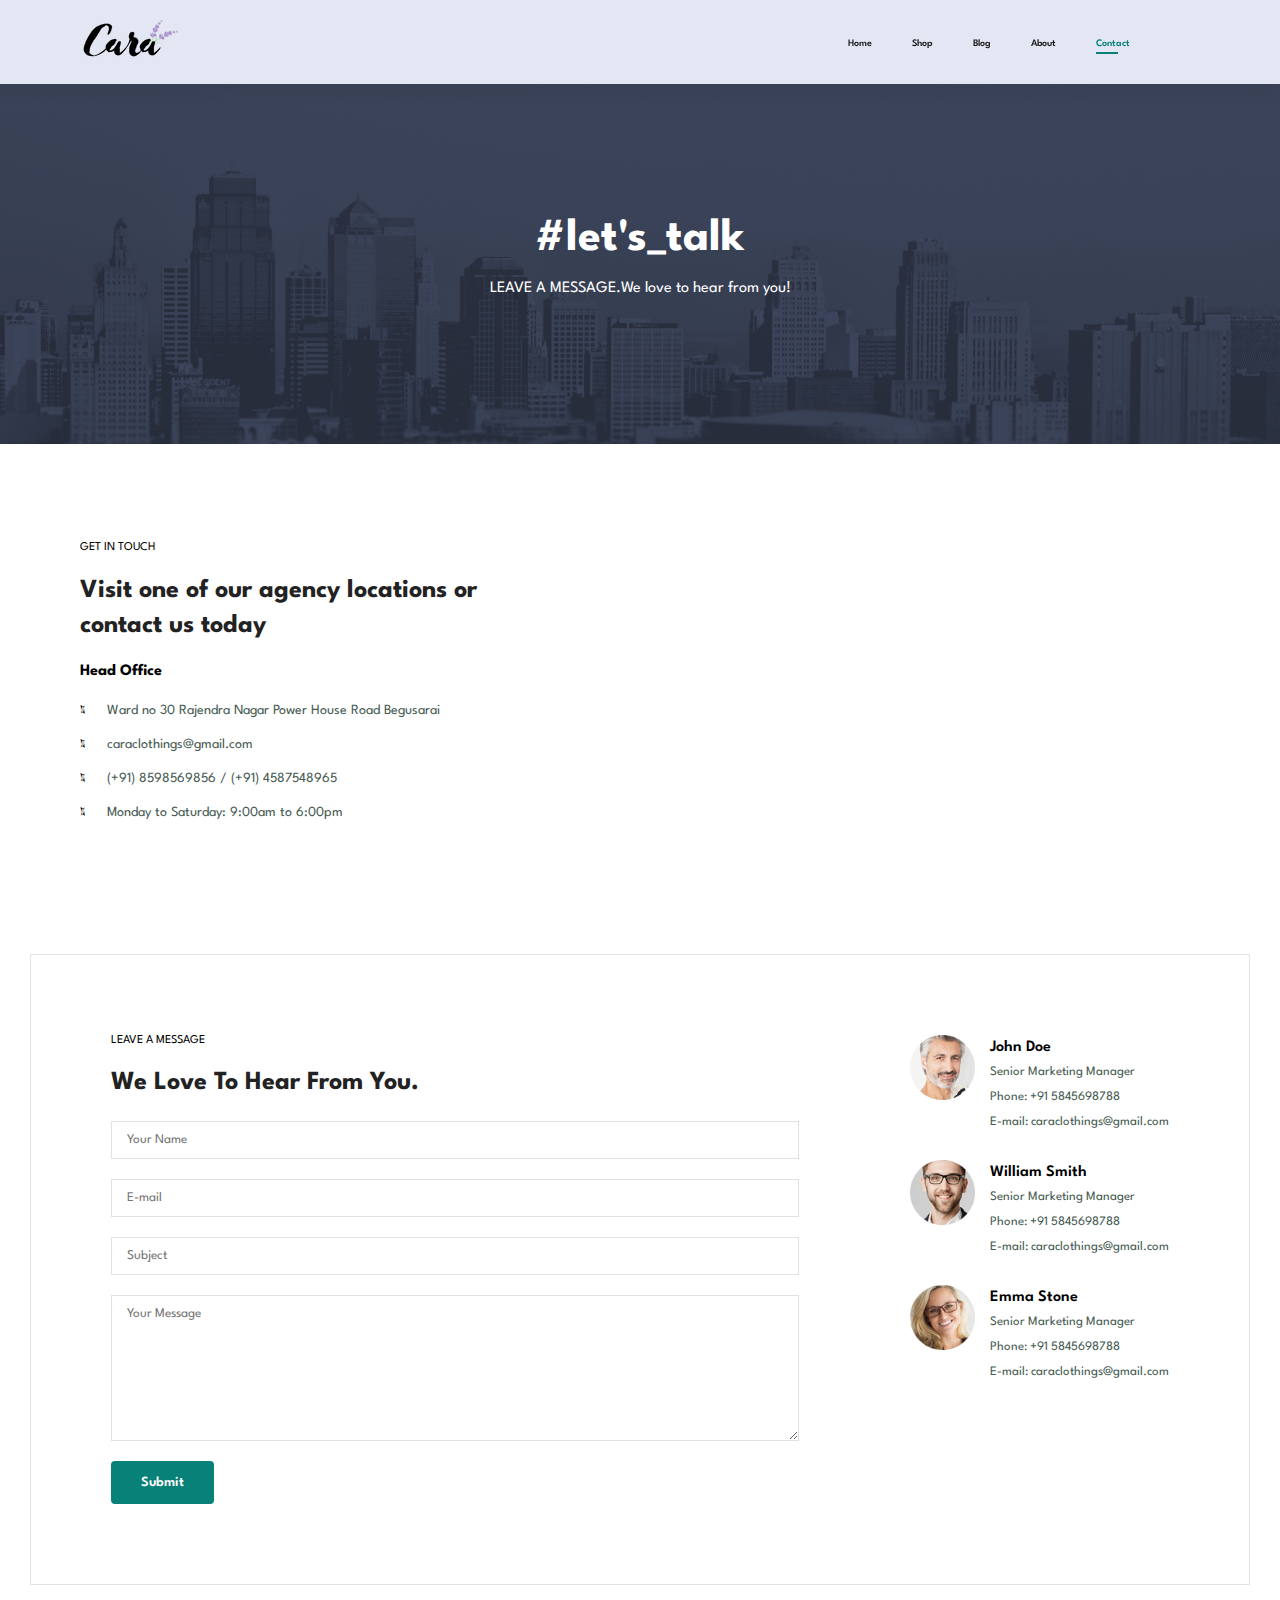
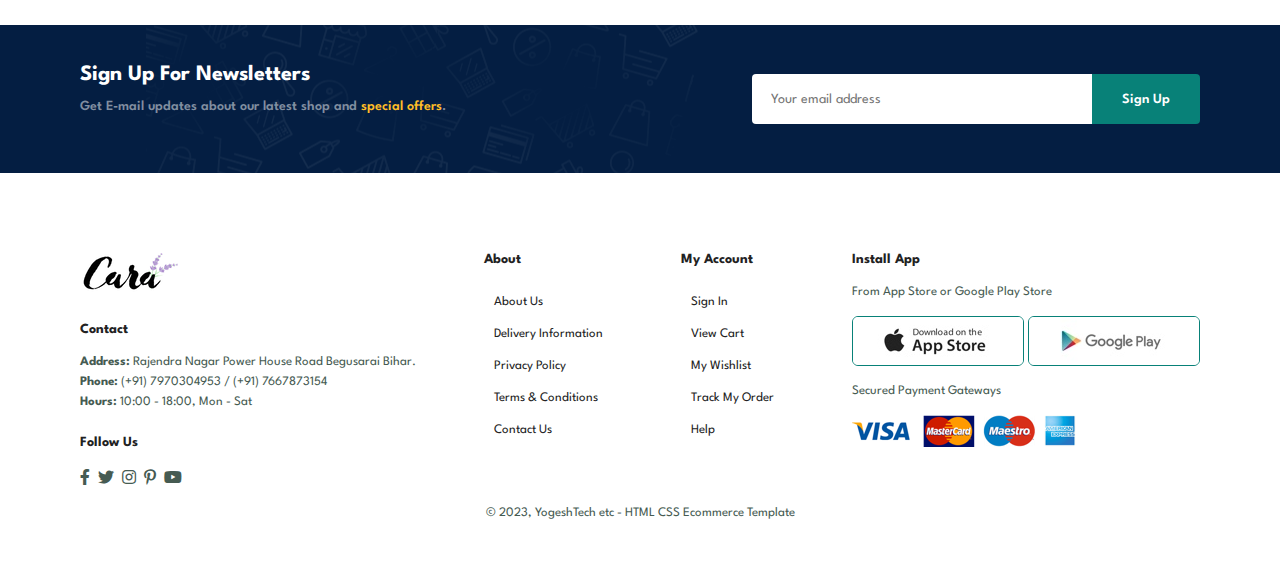
<file: contact.html>
<!DOCTYPE html>
<html lang="en">

    <head>
        <meta charset="UTF-8">
        <meta http-equiv="X-UA-Compatible" content="IE=edge">
        <meta name="viewport" content="width=device-width, initial-scale=1.0">
        <title>E-Commerce website</title>
        <link rel="stylesheet" href="https://pro.fontawesome.com/releases/v5.10.0/css/all.css" />

        <link rel="stylesheet" href="style.css">
    </head>

    <body>
        <section id="header">
            <a href="#"><img src="img/logo.png" class="logo" alt=""></a>

            <div>
                <ul id="navbar">
                    <li><a href="index.html">Home</a></li>
                    <li><a href="shop.html">Shop</a></li>
                    <li><a href="blog.html">Blog</a></li>
                    <li><a href="about.html">About</a></li>
                    <li><a class="active" href="contact.html">Contact</a></li>
                    <li id="lg-bag"><a href="cart.html"><i class="far fa-shopping-bag"></i></a></li>
                    <a href="#" id="close"><i class="far fa-times"></i></a>
                </ul>
            </div>
            <div id="mobile">
                <a href="cart.html"><i class="far fa-shopping-bag"></i></a>
                <i id="bar" class="fas fa-outdent"></i>
            </div>
        </section>

        <section id="page-header" class="about-header">
            <h2>#let's_talk</h2>
            <p>LEAVE A MESSAGE.We love to hear from you!</p>
        </section>

        <section id="contact-details" class="section-p1">
            <div class="details">
                <span>GET IN TOUCH</span>
                <h2>Visit one of our agency locations or contact us today </h2>
                <h3>Head Office</h3>
                <div>
                    <li>
                        <i class="fal fa-map"></i>
                        <p>Ward no 30 Rajendra Nagar Power House Road Begusarai</p>
                    </li>
                    <li>
                        <i class="fal fa-envelope"></i>
                        <p>caraclothings@gmail.com</p>
                    </li>
                    <li>
                        <i class="fal fa-phone-alt"></i>
                        <p>(+91) 8598569856 / (+91) 4587548965</p>
                    </li>
                    <li>
                        <i class="fal fa-clock"></i>
                        <p>Monday to Saturday: 9:00am to 6:00pm</p>
                    </li>
                </div>
            </div>
            <div class="map">
                <iframe src="https://www.google.com/maps/embed?pb=!1m14!1m12!1m3!1d22228.922374272413!2d86.12778351477202!3d25.424230402719193!2m3!1f0!2f0!3f0!3m2!1i1024!2i768!4f13.1!5e0!3m2!1sen!2sin!4v1687594300287!5m2!1sen!2sin" width="600" height="450" style="border:0;" allowfullscreen="" loading="lazy" referrerpolicy="no-referrer-when-downgrade"></iframe>
            </div>
        </section>

        <section id="form-details">
            <form action="">
                <span>LEAVE A MESSAGE</span>
                <h2>We Love To Hear From You.</h2>
                <input type="text" placeholder="Your Name">
                <input type="text" placeholder="E-mail">
                <input type="text" placeholder="Subject">
                <textarea name="" id="" cols="30" rows="10" placeholder="Your Message"></textarea>
                <button class="normal">Submit</button>
            </form>
            <div class="people">
                <div>
                    <img src="img/people/1.png" alt="">
                    <p><span>John Doe</span> Senior Marketing Manager <br> Phone: +91 5845698788  <br>E-mail: caraclothings@gmail.com </p>
                </div>
                <div>
                    <img src="img/people/2.png" alt="">
                    <p><span>William Smith</span> Senior Marketing Manager <br> Phone: +91 5845698788  <br>E-mail: caraclothings@gmail.com </p>
                </div>
                <div>
                    <img src="img/people/3.png" alt="">
                    <p><span>Emma Stone</span> Senior Marketing Manager <br> Phone: +91 5845698788  <br>E-mail: caraclothings@gmail.com </p>
                </div>
            </div>
        </section>

        <section id="newsletter" class="section-p1 section-m1 ">
            <div class="newstext">
                <h4>Sign Up For Newsletters</h4>
                <p>Get E-mail updates about our latest shop and <span>special offers</span>.</p>
            </div>
            <div class="form">
                <input type="text" placeholder="Your email address">
                <button class="normal">Sign Up</button>
            </div>
        </section>

        <footer class="section-p1">
            <div class="col">
                <img class="logo" src="img/logo.png" alt="">
                <h4>Contact</h4>
                <p> <strong>Address: </strong>Rajendra Nagar Power House Road Begusarai Bihar.</p>
                <p> <strong>Phone: </strong>(+91) 7970304953 / (+91) 7667873154</p>
                <p> <strong>Hours: </strong>10:00 - 18:00, Mon - Sat</p>
                <div class="follow">
                    <h4>Follow Us</h4>
                    <div class="icon">
                        <i class="fab fa-facebook-f"></i>
                        <i class="fab fa-twitter"></i>
                        <i class="fab fa-instagram"></i>
                        <i class="fab fa-pinterest-p"></i>
                        <i class="fab fa-youtube"></i>
                    </div>
                </div>
            </div>
            <div class="col">
                <h4>About</h4>
                <a href="#">About Us</a>
                <a href="#">Delivery Information</a>
                <a href="#">Privacy Policy</a>
                <a href="#">Terms & Conditions</a>
                <a href="#">Contact Us</a>
            </div>
            <div class="col">
                <h4>My Account</h4>
                <a href="#">Sign In</a>
                <a href="#">View Cart</a>
                <a href="#">My Wishlist</a>
                <a href="#">Track My Order</a>
                <a href="#">Help</a>
            </div>
            <div class="col install">
                <h4>Install App</h4>
                <p>From App Store or Google Play Store</p>
                <div class="row">
                    <img src="img/pay/app.jpg" alt="">
                    <img src="img/pay/play.jpg" alt="">
                </div>
                <p>Secured Payment Gateways</p>
                <img src="img/pay/pay.png" alt="">
            </div>
            <div class="copyright">
                <p>© 2023, YogeshTech etc - HTML CSS Ecommerce Template</p>
            </div>
        </footer>

        <script src="script.js"></script>
    </body>

</html>
</file>
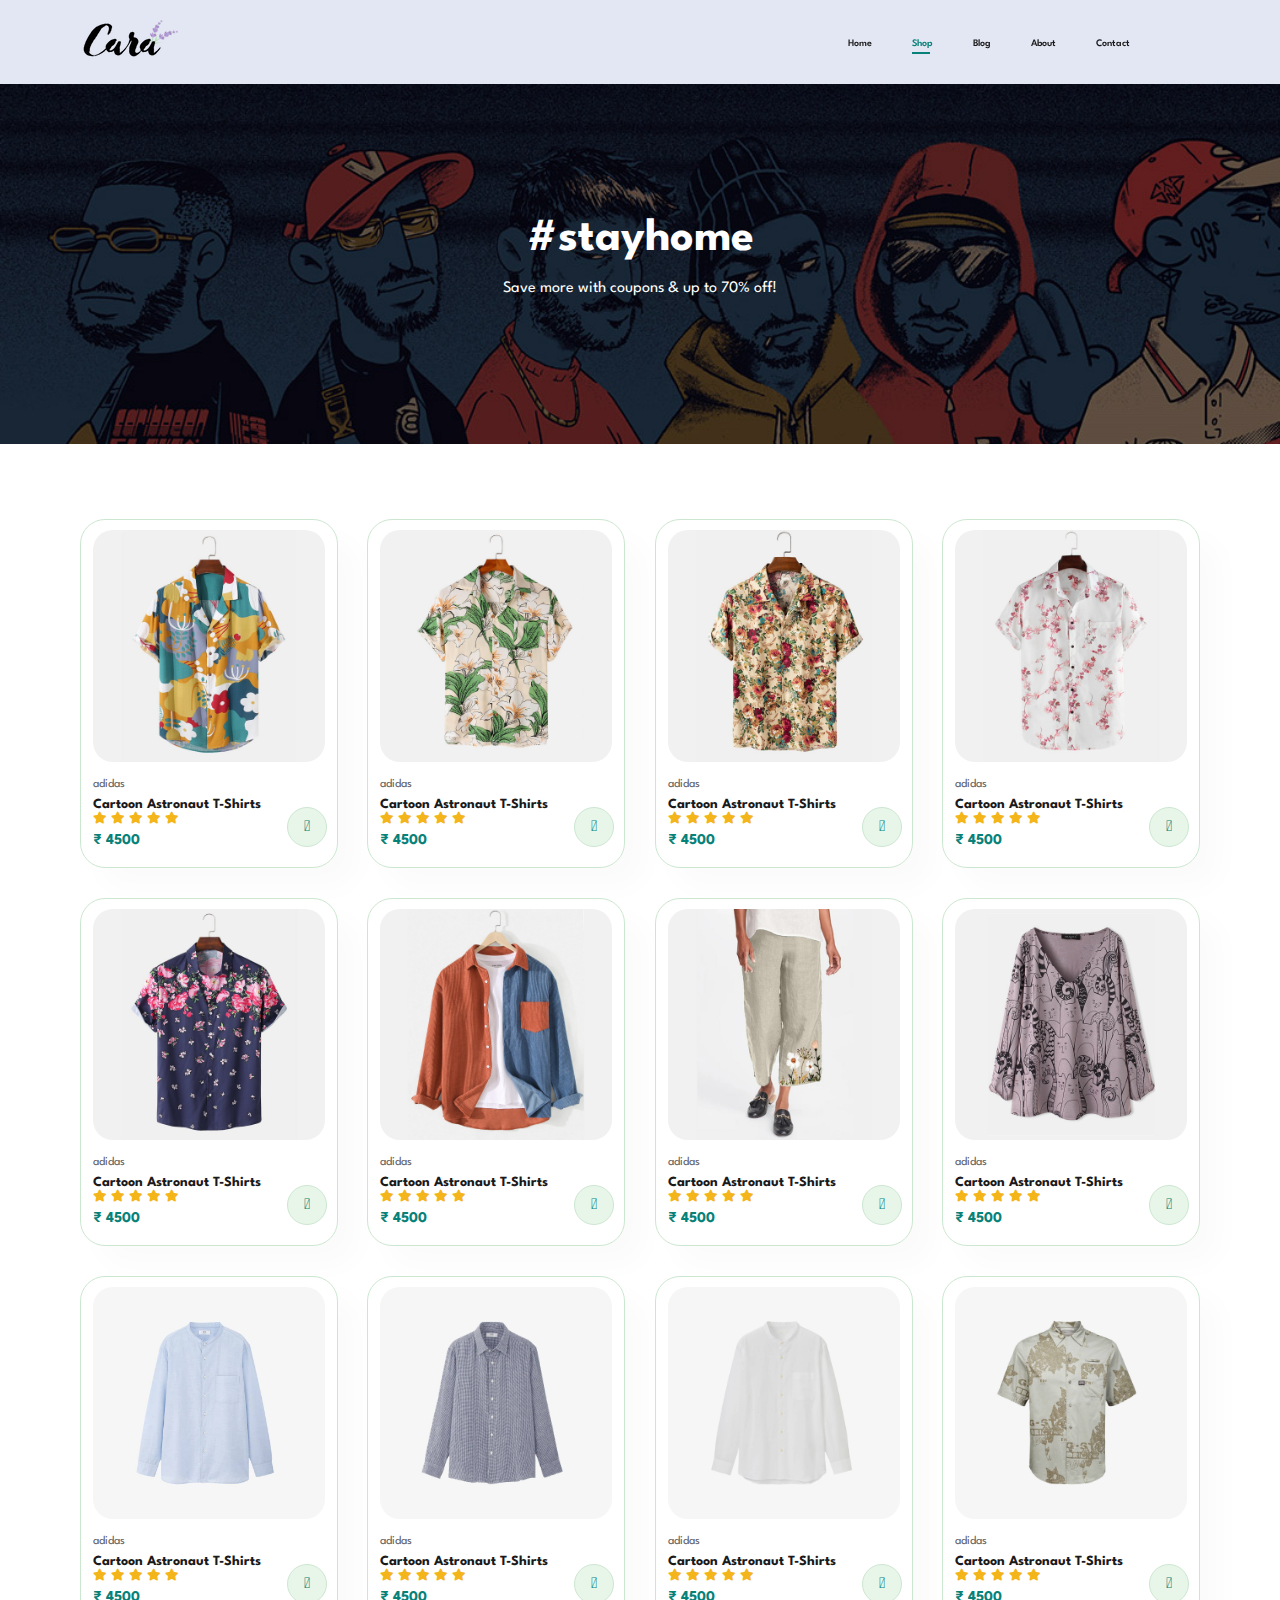
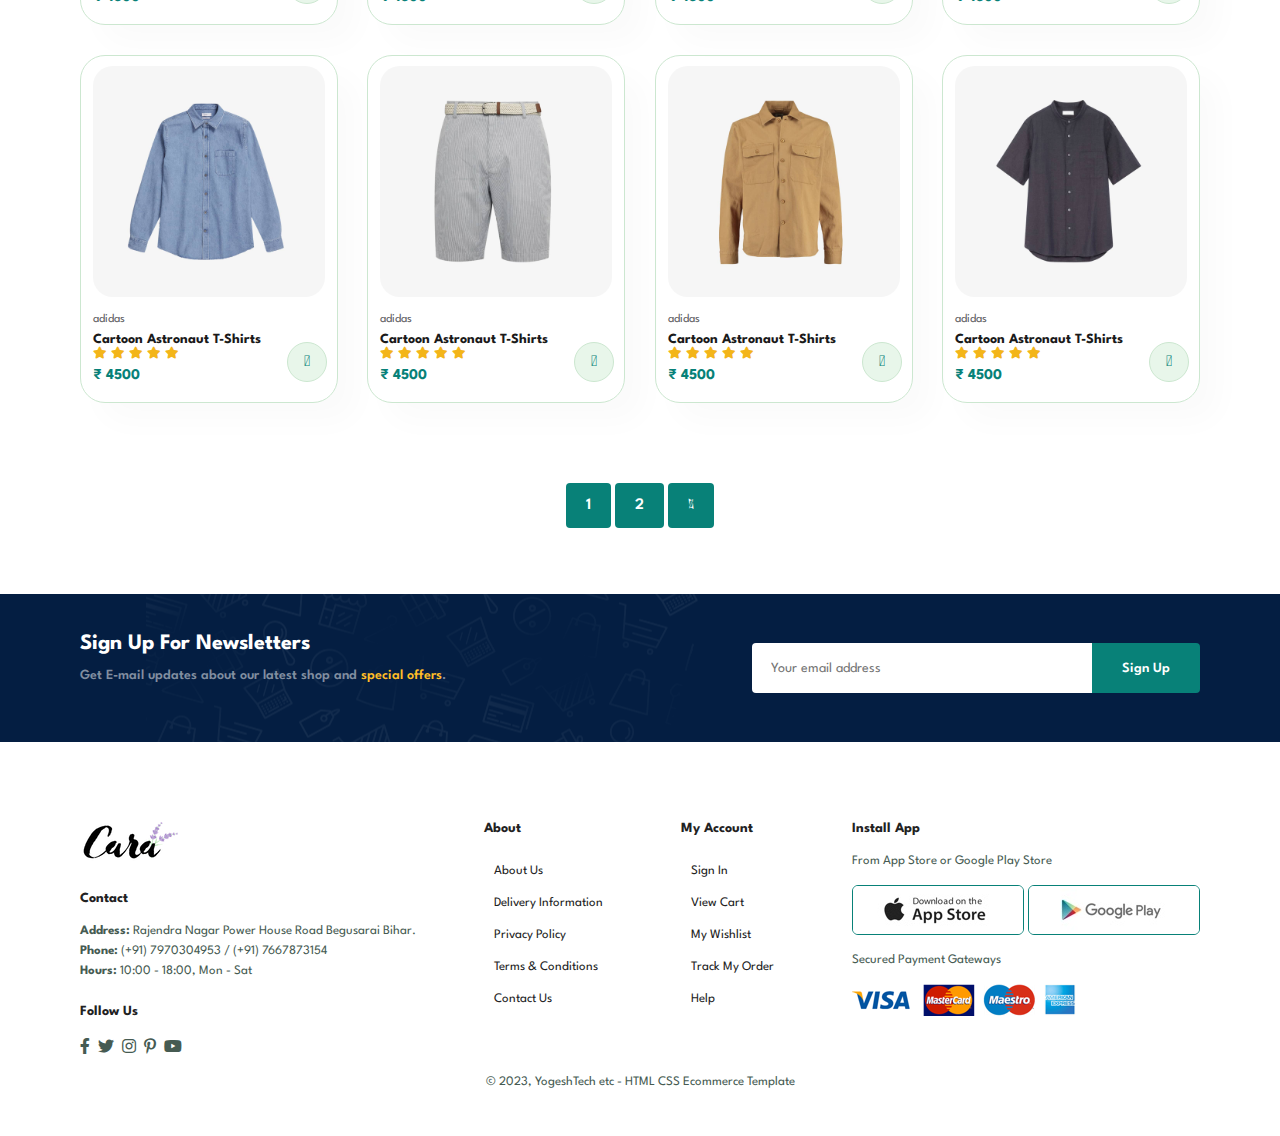
<file: shop.html>
<!DOCTYPE html>
<html lang="en">

    <head>
        <meta charset="UTF-8">
        <meta http-equiv="X-UA-Compatible" content="IE=edge">
        <meta name="viewport" content="width=device-width, initial-scale=1.0">
        <title>E-Commerce website</title>
        <link rel="stylesheet" href="https://pro.fontawesome.com/releases/v5.10.0/css/all.css" />

        <link rel="stylesheet" href="style.css">
    </head>

    <body>
        <section id="header">
            <a href="#"><img src="img/logo.png" class="logo" alt=""></a>

            <div>
                <ul id="navbar">
                    <li><a href="index.html">Home</a></li>
                    <li><a class="active" href="shop.html">Shop</a></li>
                    <li><a href="blog.html">Blog</a></li>
                    <li><a href="about.html">About</a></li>
                    <li><a href="contact.html">Contact</a></li>
                    <li id="lg-bag"><a href="cart.html"><i class="far fa-shopping-bag"></i></a></li>
                    <a href="#" id="close"><i class="far fa-times"></i></a>
                </ul>
            </div>
            <div id="mobile">
                <a href="cart.html"><i class="far fa-shopping-bag"></i></a>
                <i id="bar" class="fas fa-outdent"></i>
            </div>
        </section>

        <section id="page-header">
            <h2>#stayhome</h2>
            <p>Save more with coupons & up to 70% off! </p>
        </section>

        <section id="product1" class="section-p1 ">
            <div class="pro-container">
                <div class="pro" onclick="window.location.href='sproduct.html' ">
                    <img src="img/products/f1.jpg" alt="">
                    <div class="des">
                        <span>adidas</span>
                        <h5>Cartoon Astronaut T-Shirts</h5>
                        <div class="star">
                            <i class="fas fa-star"></i>
                            <i class="fas fa-star"></i>
                            <i class="fas fa-star"></i>
                            <i class="fas fa-star"></i>
                            <i class="fas fa-star"></i>
                        </div>
                        <h4>₹ 4500</h4>
                    </div>
                    <a href="#"><i class="fal fa-shopping-cart cart"></i></a>
                </div>
                <div class="pro">
                    <img src="img/products/f2.jpg" alt="">
                    <div class="des">
                        <span>adidas</span>
                        <h5>Cartoon Astronaut T-Shirts</h5>
                        <div class="star">
                            <i class="fas fa-star"></i>
                            <i class="fas fa-star"></i>
                            <i class="fas fa-star"></i>
                            <i class="fas fa-star"></i>
                            <i class="fas fa-star"></i>
                        </div>
                        <h4>₹ 4500</h4>
                    </div>
                    <a href="#"><i class="fal fa-shopping-cart cart"></i></a>
                </div>
                <div class="pro">
                    <img src="img/products/f3.jpg" alt="">
                    <div class="des">
                        <span>adidas</span>
                        <h5>Cartoon Astronaut T-Shirts</h5>
                        <div class="star">
                            <i class="fas fa-star"></i>
                            <i class="fas fa-star"></i>
                            <i class="fas fa-star"></i>
                            <i class="fas fa-star"></i>
                            <i class="fas fa-star"></i>
                        </div>
                        <h4>₹ 4500</h4>
                    </div>
                    <a href="#"><i class="fal fa-shopping-cart cart"></i></a>
                </div>
                <div class="pro">
                    <img src="img/products/f4.jpg" alt="">
                    <div class="des">
                        <span>adidas</span>
                        <h5>Cartoon Astronaut T-Shirts</h5>
                        <div class="star">
                            <i class="fas fa-star"></i>
                            <i class="fas fa-star"></i>
                            <i class="fas fa-star"></i>
                            <i class="fas fa-star"></i>
                            <i class="fas fa-star"></i>
                        </div>
                        <h4>₹ 4500</h4>
                    </div>
                    <a href="#"><i class="fal fa-shopping-cart cart"></i></a>
                </div>
                <div class="pro">
                    <img src="img/products/f5.jpg" alt="">
                    <div class="des">
                        <span>adidas</span>
                        <h5>Cartoon Astronaut T-Shirts</h5>
                        <div class="star">
                            <i class="fas fa-star"></i>
                            <i class="fas fa-star"></i>
                            <i class="fas fa-star"></i>
                            <i class="fas fa-star"></i>
                            <i class="fas fa-star"></i>
                        </div>
                        <h4>₹ 4500</h4>
                    </div>
                    <a href="#"><i class="fal fa-shopping-cart cart"></i></a>
                </div>
                <div class="pro">
                    <img src="img/products/f6.jpg" alt="">
                    <div class="des">
                        <span>adidas</span>
                        <h5>Cartoon Astronaut T-Shirts</h5>
                        <div class="star">
                            <i class="fas fa-star"></i>
                            <i class="fas fa-star"></i>
                            <i class="fas fa-star"></i>
                            <i class="fas fa-star"></i>
                            <i class="fas fa-star"></i>
                        </div>
                        <h4>₹ 4500</h4>
                    </div>
                    <a href="#"><i class="fal fa-shopping-cart cart"></i></a>
                </div>
                <div class="pro">
                    <img src="img/products/f7.jpg" alt="">
                    <div class="des">
                        <span>adidas</span>
                        <h5>Cartoon Astronaut T-Shirts</h5>
                        <div class="star">
                            <i class="fas fa-star"></i>
                            <i class="fas fa-star"></i>
                            <i class="fas fa-star"></i>
                            <i class="fas fa-star"></i>
                            <i class="fas fa-star"></i>
                        </div>
                        <h4>₹ 4500</h4>
                    </div>
                    <a href="#"><i class="fal fa-shopping-cart cart"></i></a>
                </div>
                <div class="pro">
                    <img src="img/products/f8.jpg" alt="">
                    <div class="des">
                        <span>adidas</span>
                        <h5>Cartoon Astronaut T-Shirts</h5>
                        <div class="star">
                            <i class="fas fa-star"></i>
                            <i class="fas fa-star"></i>
                            <i class="fas fa-star"></i>
                            <i class="fas fa-star"></i>
                            <i class="fas fa-star"></i>
                        </div>
                        <h4>₹ 4500</h4>
                    </div>
                    <a href="#"><i class="fal fa-shopping-cart cart"></i></a>
            </div>  
            <div class="pro">
                    <img src="img/products/n1.jpg" alt="">
                    <div class="des">
                        <span>adidas</span>
                        <h5>Cartoon Astronaut T-Shirts</h5>
                        <div class="star">
                            <i class="fas fa-star"></i>
                            <i class="fas fa-star"></i>
                            <i class="fas fa-star"></i>
                            <i class="fas fa-star"></i>
                            <i class="fas fa-star"></i>
                        </div>
                        <h4>₹ 4500</h4>
                    </div>
                    <a href="#"><i class="fal fa-shopping-cart cart"></i></a>
                </div>
                <div class="pro">
                    <img src="img/products/n2.jpg" alt="">
                    <div class="des">
                        <span>adidas</span>
                        <h5>Cartoon Astronaut T-Shirts</h5>
                        <div class="star">
                            <i class="fas fa-star"></i>
                            <i class="fas fa-star"></i>
                            <i class="fas fa-star"></i>
                            <i class="fas fa-star"></i>
                            <i class="fas fa-star"></i>
                        </div>
                        <h4>₹ 4500</h4>
                    </div>
                    <a href="#"><i class="fal fa-shopping-cart cart"></i></a>
                </div>
                <div class="pro">
                    <img src="img/products/n3.jpg" alt="">
                    <div class="des">
                        <span>adidas</span>
                        <h5>Cartoon Astronaut T-Shirts</h5>
                        <div class="star">
                            <i class="fas fa-star"></i>
                            <i class="fas fa-star"></i>
                            <i class="fas fa-star"></i>
                            <i class="fas fa-star"></i>
                            <i class="fas fa-star"></i>
                        </div>
                        <h4>₹ 4500</h4>
                    </div>
                    <a href="#"><i class="fal fa-shopping-cart cart"></i></a>
                </div>
                <div class="pro">
                    <img src="img/products/n4.jpg" alt="">
                    <div class="des">
                        <span>adidas</span>
                        <h5>Cartoon Astronaut T-Shirts</h5>
                        <div class="star">
                            <i class="fas fa-star"></i>
                            <i class="fas fa-star"></i>
                            <i class="fas fa-star"></i>
                            <i class="fas fa-star"></i>
                            <i class="fas fa-star"></i>
                        </div>
                        <h4>₹ 4500</h4>
                    </div>
                    <a href="#"><i class="fal fa-shopping-cart cart"></i></a>
                </div>
                <div class="pro">
                    <img src="img/products/n5.jpg" alt="">
                    <div class="des">
                        <span>adidas</span>
                        <h5>Cartoon Astronaut T-Shirts</h5>
                        <div class="star">
                            <i class="fas fa-star"></i>
                            <i class="fas fa-star"></i>
                            <i class="fas fa-star"></i>
                            <i class="fas fa-star"></i>
                            <i class="fas fa-star"></i>
                        </div>
                        <h4>₹ 4500</h4>
                    </div>
                    <a href="#"><i class="fal fa-shopping-cart cart"></i></a>
                </div>
                <div class="pro">
                    <img src="img/products/n6.jpg" alt="">
                    <div class="des">
                        <span>adidas</span>
                        <h5>Cartoon Astronaut T-Shirts</h5>
                        <div class="star">
                            <i class="fas fa-star"></i>
                            <i class="fas fa-star"></i>
                            <i class="fas fa-star"></i>
                            <i class="fas fa-star"></i>
                            <i class="fas fa-star"></i>
                        </div>
                        <h4>₹ 4500</h4>
                    </div>
                    <a href="#"><i class="fal fa-shopping-cart cart"></i></a>
                </div>
                <div class="pro">
                    <img src="img/products/n7.jpg" alt="">
                    <div class="des">
                        <span>adidas</span>
                        <h5>Cartoon Astronaut T-Shirts</h5>
                        <div class="star">
                            <i class="fas fa-star"></i>
                            <i class="fas fa-star"></i>
                            <i class="fas fa-star"></i>
                            <i class="fas fa-star"></i>
                            <i class="fas fa-star"></i>
                        </div>
                        <h4>₹ 4500</h4>
                    </div>
                    <a href="#"><i class="fal fa-shopping-cart cart"></i></a>
                </div>
                <div class="pro">
                    <img src="img/products/n8.jpg" alt="">
                    <div class="des">
                        <span>adidas</span>
                        <h5>Cartoon Astronaut T-Shirts</h5>
                        <div class="star">
                            <i class="fas fa-star"></i>
                            <i class="fas fa-star"></i>
                            <i class="fas fa-star"></i>
                            <i class="fas fa-star"></i>
                            <i class="fas fa-star"></i>
                        </div>
                        <h4>₹ 4500</h4>
                    </div>
                    <a href="#"><i class="fal fa-shopping-cart cart"></i></a>
                </div>
            </div>
        </section>

        <section id="pagination" class="section-p1">
            <a href="#">1</a>
            <a href="#">2</a>
            <a href="#"><i class="fal fa-long-arrow-alt-right"></i></a>
        </section>

        <section id="newsletter" class="section-p1 section-m1 ">
            <div class="newstext">
                <h4>Sign Up For Newsletters</h4>
                <p>Get E-mail updates about our latest shop and <span>special offers</span>.</p>
            </div>
            <div class="form">
                <input type="text" placeholder="Your email address">
                <button class="normal">Sign Up</button>
            </div>
        </section>

        <footer class="section-p1">
            <div class="col">
                <img class="logo" src="img/logo.png" alt="">
                <h4>Contact</h4>
                <p> <strong>Address: </strong>Rajendra Nagar Power House Road Begusarai Bihar.</p>
                <p> <strong>Phone: </strong>(+91) 7970304953 / (+91) 7667873154</p>
                <p> <strong>Hours: </strong>10:00 - 18:00, Mon - Sat</p>
                <div class="follow">
                    <h4>Follow Us</h4>
                    <div class="icon">
                        <i class="fab fa-facebook-f"></i>
                        <i class="fab fa-twitter"></i>
                        <i class="fab fa-instagram"></i>
                        <i class="fab fa-pinterest-p"></i>
                        <i class="fab fa-youtube"></i>
                    </div>
                </div>
            </div>
            <div class="col">
                <h4>About</h4>
                <a href="#">About Us</a>
                <a href="#">Delivery Information</a>
                <a href="#">Privacy Policy</a>
                <a href="#">Terms & Conditions</a>
                <a href="#">Contact Us</a>
            </div>
            <div class="col">
                <h4>My Account</h4>
                <a href="#">Sign In</a>
                <a href="#">View Cart</a>
                <a href="#">My Wishlist</a>
                <a href="#">Track My Order</a>
                <a href="#">Help</a>
            </div>
            <div class="col install">
                <h4>Install App</h4>
                <p>From App Store or Google Play Store</p>
                <div class="row">
                    <img src="img/pay/app.jpg" alt="">
                    <img src="img/pay/play.jpg" alt="">
                </div>
                <p>Secured Payment Gateways</p>
                <img src="img/pay/pay.png" alt="">
            </div>
            <div class="copyright">
                <p>© 2023,    YogeshTech etc - HTML CSS Ecommerce Template</p>
            </div>
        </footer>

        <script src="script.js"></script>
    </body>

</html>
</file>
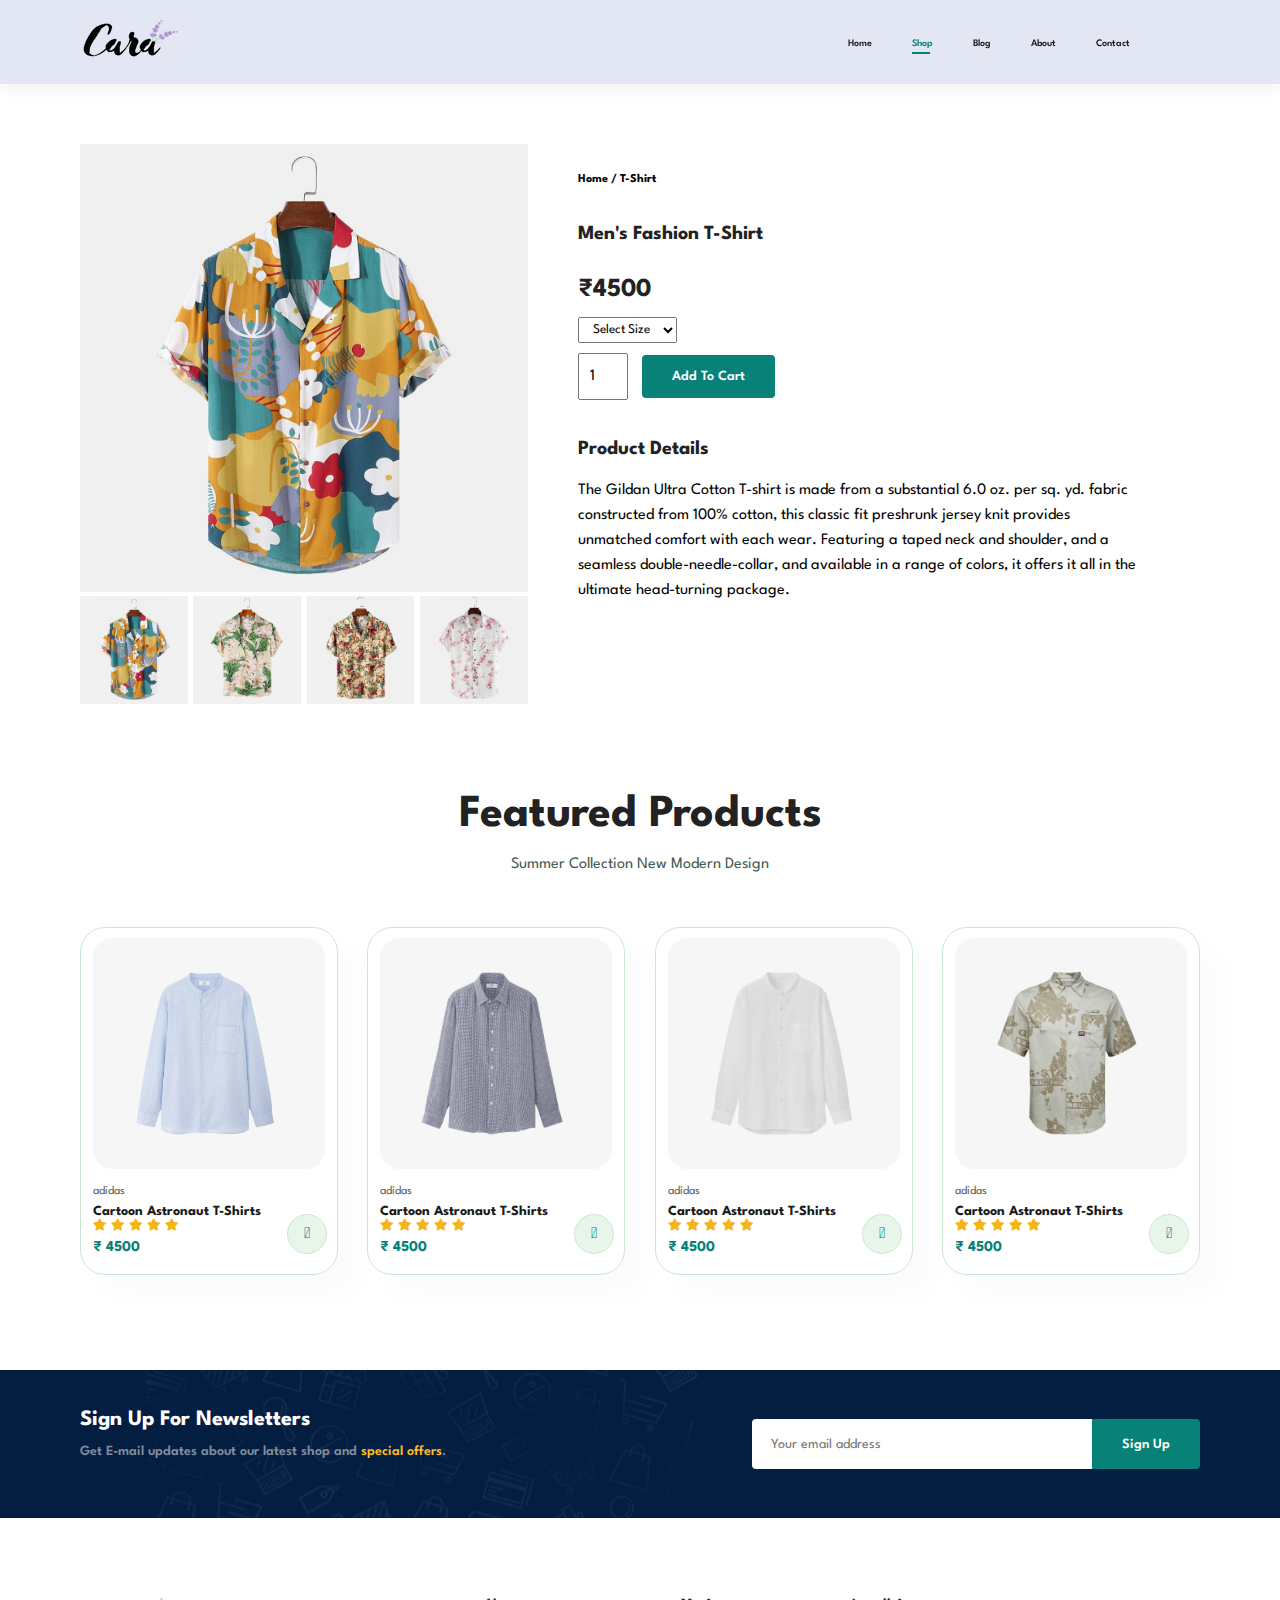
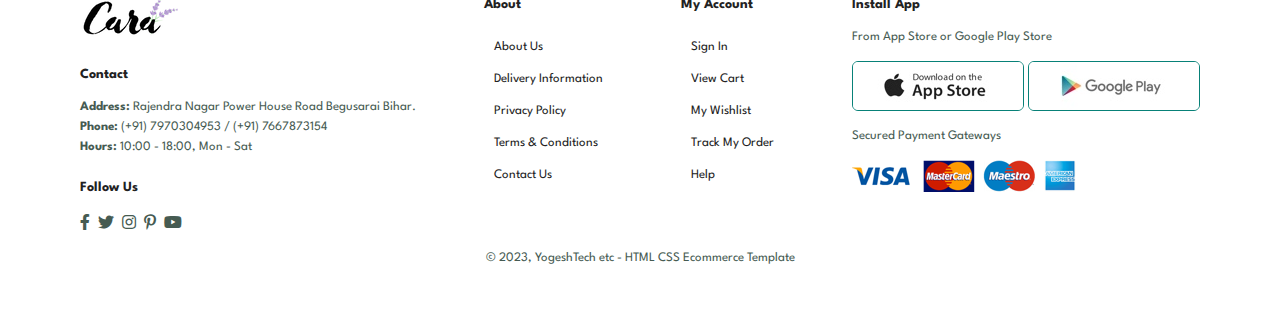
<file: sproduct.html>
<!DOCTYPE html>
<html lang="en">

    <head>
        <meta charset="UTF-8">
        <meta http-equiv="X-UA-Compatible" content="IE=edge">
        <meta name="viewport" content="width=device-width, initial-scale=1.0">
        <title>E-Commerce website</title>
        <link rel="stylesheet" href="https://pro.fontawesome.com/releases/v5.10.0/css/all.css" />

        <link rel="stylesheet" href="style.css">
    </head>

    <body>
        <section id="header">
            <a href="#"><img src="img/logo.png" class="logo" alt=""></a>

            <div>
                <ul id="navbar">
                    <li><a href="index.html">Home</a></li>
                    <li><a class="active" href="shop.html">Shop</a></li>
                    <li><a href="blog.html">Blog</a></li>
                    <li><a href="about.html">About</a></li>
                    <li><a href="contact.html">Contact</a></li>
                    <li id="lg-bag"><a href="cart.html"><i class="far fa-shopping-bag"></i></a></li>
                    <a href="#" id="close"><i class="far fa-times"></i></a>
                </ul>
            </div>
            <div id="mobile">
                <a href="cart.html"><i class="far fa-shopping-bag"></i></a>
                <i id="bar" class="fas fa-outdent"></i>
            </div>
        </section>

        <section id="prodetails" class="section-p1">
            <div class="single-pro-image">
                <img src="img/products/f1.jpg" width="100%" id="MainImg" alt="">
                <div class="small-img-group">
                    <div class="small-img-col">
                        <img src="img/products/f1.jpg" width="100%" class="small-img" alt="">
                    </div>
                    <div class="small-img-col">
                        <img src="img/products/f2.jpg" width="100%" class="small-img" alt="">
                    </div>
                    <div class="small-img-col">
                        <img src="img/products/f3.jpg" width="100%" class="small-img" alt="">
                    </div>
                    <div class="small-img-col">
                        <img src="img/products/f4.jpg" width="100%" class="small-img" alt="">
                    </div>
                </div>
            </div>

            <div class="single-pro-details">
                <h6>Home / T-Shirt</h6>
                <h4>Men's Fashion T-Shirt</h4>
                <h2>₹4500</h2>
                <select>
                    <option>Select Size</option>
                    <option>XXL</option>
                    <option>XL</option>
                    <option>L</option>
                    <option>M</option>
                    <option>S</option>
                </select>
                <input type="number" value="1">
                <button class="normal">Add To Cart</button>
                <h4>Product Details</h4>
                <span>The Gildan Ultra Cotton T-shirt is made from a substantial 6.0 oz. per sq. yd.
                     fabric constructed from 100% cotton, this classic fit preshrunk jersey knit provides unmatched
                     comfort with each wear. Featuring a taped neck and shoulder,
                     and a seamless double-needle-collar, and available
                     in a range of colors, it offers it all in the ultimate head-turning package.
                </span>
            </div>
        </section>
        <section id="product1" class="section-p1 ">
            <h2>Featured Products</h2>
            <p>Summer Collection New Modern Design</p>
            <div class="pro-container">
                <div class="pro">
                    <img src="img/products/n1.jpg" alt="">
                    <div class="des">
                        <span>adidas</span>
                        <h5>Cartoon Astronaut T-Shirts</h5>
                        <div class="star">
                            <i class="fas fa-star"></i>
                            <i class="fas fa-star"></i>
                            <i class="fas fa-star"></i>
                            <i class="fas fa-star"></i>
                            <i class="fas fa-star"></i>
                        </div>
                        <h4>₹ 4500</h4>
                    </div>
                    <a href="#"><i class="fal fa-shopping-cart cart"></i></a>
                </div>
                <div class="pro">
                    <img src="img/products/n2.jpg" alt="">
                    <div class="des">
                        <span>adidas</span>
                        <h5>Cartoon Astronaut T-Shirts</h5>
                        <div class="star">
                            <i class="fas fa-star"></i>
                            <i class="fas fa-star"></i>
                            <i class="fas fa-star"></i>
                            <i class="fas fa-star"></i>
                            <i class="fas fa-star"></i>
                        </div>
                        <h4>₹ 4500</h4>
                    </div>
                    <a href="#"><i class="fal fa-shopping-cart cart"></i></a>
                </div>
                <div class="pro">
                    <img src="img/products/n3.jpg" alt="">
                    <div class="des">
                        <span>adidas</span>
                        <h5>Cartoon Astronaut T-Shirts</h5>
                        <div class="star">
                            <i class="fas fa-star"></i>
                            <i class="fas fa-star"></i>
                            <i class="fas fa-star"></i>
                            <i class="fas fa-star"></i>
                            <i class="fas fa-star"></i>
                        </div>
                        <h4>₹ 4500</h4>
                    </div>
                    <a href="#"><i class="fal fa-shopping-cart cart"></i></a>
                </div>
                <div class="pro">
                    <img src="img/products/n4.jpg" alt="">
                    <div class="des">
                        <span>adidas</span>
                        <h5>Cartoon Astronaut T-Shirts</h5>
                        <div class="star">
                            <i class="fas fa-star"></i>
                            <i class="fas fa-star"></i>
                            <i class="fas fa-star"></i>
                            <i class="fas fa-star"></i>
                            <i class="fas fa-star"></i>
                        </div>
                        <h4>₹ 4500</h4>
                    </div>
                    <a href="#"><i class="fal fa-shopping-cart cart"></i></a>
                </div>
            </div>
        </section>

        <section id="newsletter" class="section-p1 section-m1 ">
            <div class="newstext">
                <h4>Sign Up For Newsletters</h4>
                <p>Get E-mail updates about our latest shop and <span>special offers</span>.</p>
            </div>
            <div class="form">
                <input type="text" placeholder="Your email address">
                <button class="normal">Sign Up</button>
            </div>
        </section>

        <footer class="section-p1">
            <div class="col">
                <img class="logo" src="img/logo.png" alt="">
                <h4>Contact</h4>
                <p> <strong>Address: </strong>Rajendra Nagar Power House Road Begusarai Bihar.</p>
                <p> <strong>Phone: </strong>(+91) 7970304953 / (+91) 7667873154</p>
                <p> <strong>Hours: </strong>10:00 - 18:00, Mon - Sat</p>
                <div class="follow">
                    <h4>Follow Us</h4>
                    <div class="icon">
                        <i class="fab fa-facebook-f"></i>
                        <i class="fab fa-twitter"></i>
                        <i class="fab fa-instagram"></i>
                        <i class="fab fa-pinterest-p"></i>
                        <i class="fab fa-youtube"></i>
                    </div>
                </div>
            </div>
            <div class="col">
                <h4>About</h4>
                <a href="#">About Us</a>
                <a href="#">Delivery Information</a>
                <a href="#">Privacy Policy</a>
                <a href="#">Terms & Conditions</a>
                <a href="#">Contact Us</a>
            </div>
            <div class="col">
                <h4>My Account</h4>
                <a href="#">Sign In</a>
                <a href="#">View Cart</a>
                <a href="#">My Wishlist</a>
                <a href="#">Track My Order</a>
                <a href="#">Help</a>
            </div>
            <div class="col install">
                <h4>Install App</h4>
                <p>From App Store or Google Play Store</p>
                <div class="row">
                    <img src="img/pay/app.jpg" alt="">
                    <img src="img/pay/play.jpg" alt="">
                </div>
                <p>Secured Payment Gateways</p>
                <img src="img/pay/pay.png" alt="">
            </div>
            <div class="copyright">
                <p>© 2023, YogeshTech etc - HTML CSS Ecommerce Template</p>
            </div>
        </footer>

        <script>
            var MainImg = document.getElementById("MainImg");
            var smallimg = document.getElementsByClassName("small-img");

            smallimg[0].onclick = function(){
                MainImg.src = smallimg[0].src;
            }
            smallimg[1].onclick = function(){
                MainImg.src = smallimg[1].src;
            }
            smallimg[2].onclick = function(){
                MainImg.src = smallimg[2].src;
            }
            smallimg[3].onclick = function(){
                MainImg.src = smallimg[3].src;
            }
        </script>
    </body>

</html>
</file>
<file: style.css>
@import url("https://fonts.googleapis.com/css2?family=Spartan:wght@100;200;300;400;500;600;700;800;900&display=swap");
* {
  margin: 0;
  padding: 0;
  box-sizing: border-box;
  font-family: "Spartan", sans-serif;
}

html {
  scroll-behavior: smooth;
}

/* Global Styles */

h1 {
  font-size: 50px;
  line-height: 64px;
  color: #222;
}

h2 {
  font-size: 46px;
  line-height: 54px;
  color: #222;
}

h4 {
  font-size: 20px;
  color: #222;
}

h6 {
  font-weight: 700;
  font-size: 12px;
}

p {
  font-size: 16px;
  color: #465b52;
  margin: 15px 0 20px 0;
}

.section-p1 {
  padding: 40px 80px;
}

.section-m1 {
  margin: 40px 0;
}

button.normal{
  font-size: 14px;
  font-weight: 600;
  padding: 15px 30px;
  color: #000;
  background-color: #fff;
  border-radius: 4px;
  cursor: pointer;
  border: none;
  outline: none;
  transition: 0.2s;
}

button.white{
  font-size: 13px;
  font-weight: 600;
  padding: 11px 18px;
  color: #fff;
  background-color: transparent;
  cursor: pointer;
  border: 1px solid #fff;
  outline: none;
  transition: 0.2s;
}

body {
  width: 100%;
}

#header{
  display: flex;
  align-items: center;
  justify-content: space-between;
  padding: 20px 80px;
  background: #e3e6f3;
  box-shadow: 0 5px 15px rgba(0, 0, 0, 0.06);
  z-index: 999;
  position: sticky;
  top: 0;
  left: 0;
}

#navbar{
  display: flex;
  align-items: center;
  justify-content: center;
}

#navbar li{
  list-style: none;
  padding: 0 20px;
  position: relative;

}

#navbar li a{
  text-decoration: none;
  font-size: 10px;
  font-weight: 600;
  color: #1a1a1a;
  transition: 0.3s ease;

}

#navbar li a:hover,
#navbar li a.active{
  color: #088178;
}

#navbar li a.active::after,
#navbar li a:hover::after{
  content: "";
  width: 30%;
  height: 2px;
  background: #088178;
  position: absolute;
  bottom: -4px;
  left: 20px;
}

#mobile {
  display: none;
  align-items: center;
}

#close{
  display: none;
}

/* Home Page */
#hero{
  background-image: url("img/hero4.png");
  height: 90vh;
  width: 100%;
  background-size: cover;
  background-position: top 25% right 0%;
  padding: 0 80px;
  display: flex;
  flex-direction: column;
  align-items: flex-start;
  justify-content: center;
}

#hero h4{
  padding-bottom: 15px;
}

#hero h1{
  color: #088178;
}

#hero button{
  background-image: url("img/button.png");
  background-color: transparent;
  color: #088178;
  border: 0;
  padding: 14px 80px 14px 65px;
  background-repeat: no-repeat;
  cursor: pointer;
  font-weight: 700;
  font-size: 15px;
}

#feature{
  display: flex;
  align-items: center;
  justify-content: space-between;
  flex-wrap: wrap;
}

#feature .fe-box{
  width: 180px;
  text-align: center;
  padding: 25px 15px;
  box-shadow: 20px 20px 34px rgba(0, 0, 0, 0.03);
  border: 1px solid #cce7d0;
  border-radius: 4px;
  margin: 15px 0;
}

#feature .fe-box:hover{
  box-shadow: 10px 10px 54px rgba(70, 62, 221, 0.1);
}

#feature .fe-box img{
  width: 100%;
  margin-bottom: 10px;
}

#feature .fe-box h6{
  padding: 9px 8px 6px 8px;
  display: inline-block;
  line-height: 1;
  border-radius: 4px;
  color: #088178;
  background-color: #fddde4;
}

#feature .fe-box:nth-child(2) h6{
  background-color: #cdebbc;
}

#feature .fe-box:nth-child(3) h6{
  background-color: #d1e8f2;
}

#feature .fe-box:nth-child(4) h6{
  background-color: #cdd4f8;
}

#feature .fe-box:nth-child(5) h6{
  background-color: #f6dbf6;
}

#feature .fe-box:nth-child(6) h6{
  background-color: #fff2e5;
}

#product1{
  text-align: center;
}

#product1 .pro-container{
  display: flex;
  justify-content: space-between;
  padding-top: 20px;
  flex-wrap: wrap;
}

#product1 .pro{
  width: 23%;
  min-width: 250px;
  padding: 10px 12px;
  border: 1px solid #cce7d0;
  border-radius: 25px;
  cursor: pointer;
  box-shadow: 20px 20px 30px rgba(0, 0, 0, 0.02);
  margin: 15px 0;
  transition: 0.2s ease;
  position: relative;
}

#product1 .pro:hover{
  box-shadow: 20px 20px 30px rgba(0, 0, 0, 0.06);
}

#product1 .pro img{
  width: 100%;
  border-radius: 20px;
}

#product1 .pro .des{
  text-align: start;
  padding: 10px 0;
}

#product1 .pro .des span{
  color: #606063;
  font-size: 12px;
}

#product1 .pro .des h5{
  padding-top: 7px;
  color: #1a1a1a;
  font-size: 14px;
}

#product1 .pro .des i{
  font-size: 12px;
  color: rgb(243, 181, 25);
}

#product1 .pro .des h4{
  padding-top: 7px;
  font-size: 15px;
  font-weight: 700;
  color: #088178;
}

#product1 .pro .cart{
  width: 40px;
  height: 40px;
  line-height: 40px;
  border-radius: 50px;
  background-color: #e8f6ea;
  font-weight: 500;
  color: #088178;
  border: 1px solid #cce7d0;
  position: absolute;
  bottom: 20px;
  right: 10px;
}

#banner {
  display: flex;
  flex-direction: column;
  justify-content: center;
  align-items: center;
  text-align: center;
  background-image: url("img/banner/b2.jpg");
  width: 100%;
  height: 40vh;
  background-size: cover;
  background-position: center;
}

#banner h4{
  color: #fff;
  font-size: 16px;
}

#banner h2{
  color: #fff;
  font-size: 30px;
  padding: 10px 0;

}

#banner h2 span{
  color: #ef3636;
}


#banner button:hover{
  background: #088178;
  color: #fff;
}

#sm-banner{
  display: flex;
  justify-content: space-between;
  flex-wrap: wrap;
}

#sm-banner .banner-box{
  display: flex;
  flex-direction: column;
  justify-content: center;
  align-items: flex-start;
  background-image: url("img/banner/b17.jpg");
  min-width: 580px;
  height: 50vh;
  background-size: cover;
  background-position: center;
  padding: 30px;
}

#sm-banner .banner-box2{
  background-image: url("img/banner/b10.jpg");
}

#sm-banner h4{
  color: #fff;
  font-size: 20px;
  font-weight: 300;
}

#sm-banner h2{
  color: #fff;
  font-size: 28px;
  font-weight: 800;
}

#sm-banner span{
  color: #fff;
  font-size: 14px;
  font-weight: 500;
  padding-bottom: 15px;
}

#sm-banner .banner-box:hover button{
  background-color: #088178;
  border: 1px solid #088178;
}

#banner3{
  display: flex;
  justify-content: space-between;
  flex-wrap: wrap;
  padding: 0 80px;
}

#banner3 .banner-box{
  display: flex;
  flex-direction: column;
  justify-content: center;
  align-items: flex-start;
  background-image: url("img/banner/b7.jpg");
  min-width: 30%;
  height: 30vh;
  background-size: cover;
  background-position: center;
  padding: 20px;
  margin-bottom: 20px;
}

#banner3 .banner-box2{
  background-image: url("img/banner/b4.jpg");
}

#banner3 .banner-box3{
  background-image: url("img/banner/b18.jpg");
}

#banner3 h2{
  color: #fff;
  font-weight: 900;
  font-size: 23px;
}

#banner3 h3{
  color: #ec544e;
  font-weight: 800;
  font-size: 15px;
}

#newsletter{
  display: flex;
  justify-content: space-between;
  flex-wrap: wrap;
  align-items: center;
  background-image: url("img/banner/b14.png");
  background-repeat: no-repeat;
  background-position: 20% 30%;
  background-color: #041e42;
}

#newsletter h4{
  font-size: 22px;
  font-weight: 700;
  color: #fff;
}

#newsletter p{
  font-size: 14px;
  font-weight: 600;
  color: #818ea0;
}

#newsletter p span{
  color: #ffbd27;
}

#newsletter .form{
  display: flex;
  width: 40%;
}

#newsletter input{
  height: 3.125rem;
  padding: 0 1.25em;
  font-size: 14px;
  width: 100%;
  border: 1px solid transparent;
  border-radius: 4px;
  outline: none;
  border-top-right-radius: 0;
  border-bottom-right-radius: 0;
}

#newsletter button{
  background-color: #088178;
  color: #fff;
  white-space: nowrap;
  border-top-left-radius: 0;
  border-bottom-left-radius: 0;
}

footer{
  display: flex;
  flex-wrap: wrap;
  justify-content: space-between;
}

footer .col{
  display: flex;
  flex-direction: column;
  align-items: flex-start;
  margin-bottom: 20px;
}

footer .logo{
  margin-bottom: 30px;
}

footer h4{
  font-size: 14px;
  padding-bottom: 20px;
}

footer p{
  font-size: 13px;
  margin: 0 0 8px 0;
}

footer a{
  font-size: 13px;
  text-decoration: none;
  color: #222;
  margin: 10px;
}

footer .follow{
  margin-top: 20px;
}

footer .follow i{
  color: #465b52;
  padding-right: 4px;
  cursor: pointer;
}

footer .install .row img{
  border: 1px solid #088178;
  border-radius: 6px;
}

footer .install img{
  margin: 10px 0 15px 0;
}

footer .follow i:hover,
footer a:hover{
  color: #088178;
}

footer .copyright{
  width: 100%;
  text-align: center;
}

/* Shop Page */

#page-header{
  background-image: url("img/banner/b1.jpg");
  width: 100%;
  height: 40vh;
  background-size: cover;
  display: flex;
  justify-content: center;
  text-align: center;
  flex-direction: column;
  padding: 14px;
}

#page-header h2,
#page-header p{
  color: #fff;
}

#pagination{
  text-align: center; 
}

#pagination a{
  text-decoration: none;
  background-color: #088178;
  padding: 15px 20px;
  border-radius: 4px;
  color: #fff;
  font-weight: 600;
}

#pagination a i{
  font-size: 16px;
  font-weight: 600;
}

/* Single Product */

#prodetails .single-pro-image{
  width: 40%;
  margin-right: 50px;
}

.small-img-group{
  display: flex;
  justify-content: space-between;
}

.small-img-col{
  flex-basis: 24%;
  cursor: pointer;
}

#prodetails{
  display: flex;
  margin-top: 20px;
}

#prodetails .single-pro-details{
  width: 50%;
  padding-top: 30px;
}

#prodetails .single-pro-details h4{
  padding: 40px 0 20px 0;
}

#prodetails .single-pro-details h2{
  font-size: 26px;
}

#prodetails .single-pro-details select{
  display: block;
  padding: 5px 10px;
  margin-bottom: 10px;
}

#prodetails .single-pro-details input{
  width: 50px;
  height: 47px;
  padding-left: 10px;
  font-size: 16px;
  margin-right: 10px;
}

#prodetails .single-pro-details button{
  background-color: #088178;
  color: #fff;
}

#prodetails .single-pro-details input:focus{
  outline: none;
}

#prodetails .single-pro-details span{
  line-height: 25px;
}


/* Blog Page */

#page-header.blog-header{
  background-image: url("img/banner/b19.jpg");
}

#blog{
  padding: 150px 150px 0 150px;
}
#blog .blog-box{
  display: flex;
  align-items: center;
  width: 100%;
  position: relative;
  padding-bottom: 90px;
}

#blog .blog-img{
  width: 50%;
  margin-right: 40px;
}

#blog img{
  width: 100%;
  height: 300px;
  object-fit: cover;
}

#blog .blog-details{
  width: 50%;
}

#blog .blog-details a{
  text-decoration: none;
  font-size: 11px;
  color: #000;
  font-weight: 700;
  position: relative;
  transition: 0.3s;
}

#blog .blog-details a::after {
  content: "";
  width: 50px;
  height: 1px;
  background-color: #000;
  position: absolute;
  top: 4px;
  right: -60px;
}

#blog .blog-details a:hover{
  color: #088178;
}

#blog .blog-details a:hover::after{
  background-color: #088178;
}

#blog .blog-box h1{
  position: absolute;
  top: -40px;
  left: 0;
  font-size: 70px;
  font-weight: 700;
  color: #c9cbce;
  z-index: -9;
}

/*About page */

#page-header.about-header{
  background-image: url("img/about/banner.png");
}

#about-head img{
  width: 50%;
  height: auto;
}

#about-head{
  display: flex;
  align-items: center;
}

#about-head div{
  padding-left: 40px;
}

#about-app{
  text-align: center;
}

#about-app .video{
  width: 70%;
  height: 100%;
  margin: 30px auto 0 auto;
}

#about-app .video video{
  width: 100%;
  height: 100%;
  border-radius: 20px;
}

/* contact page */

#contact-details{
  display: flex;
  align-items: center;
  justify-content: space-between;
}

#contact-details .details{
  width: 40%;
}

#contact-details .details span,
#form-details form span{
  font-size: 12px;
}

#contact-details .details h2,
#form-details form h2{
  font-size: 26px;
  line-height: 35px;
  padding: 20px 0;
}

#contact-details .details h3{
  font-size: 16px;
  padding-bottom: 15px;
}

#contact-details .details li{
  list-style: none;
  display: flex;
  padding: 10px 0;
}

#contact-details .details li i{
  font-size: 14px;
  padding-right: 22px;
}

#contact-details .details li p{
  margin: 0;
  font-size: 14px;
}

#contact-details .map{
  width: 55%;
  height: 400px;
}

#contact-details .map iframe{
  width: 100%;
  height: 100%;
}

#form-details{
  display: flex;
  justify-content: space-between;
  margin: 30px;
  padding: 80px;
  border: 1px solid #e1e1e1;
}

#form-details form{
  width: 65%;
  display: flex;
  flex-direction: column;
  align-items: flex-start;
}

#form-details form input,
#form-details form textarea{
  width: 100%;
  padding: 12px 15px;
  outline: none;
  margin-bottom: 20px;
  border: 1px solid #e1e1e1;
}

#form-details form button{
  background-color: #088178;
  color: #fff;
}

#form-details .people div{
  padding-bottom: 25px;
  display: flex;
  align-items: flex-start;
}

#form-details .people div img{
  width: 65px;
  height: 65px;
  object-fit: cover;
  margin-right: 15px;
}

#form-details .people div p{
  margin: 0;
  font-size: 13px;
  line-height: 25px;
}

#form-details .people div p span{
  display: block;
  font-size: 16px;
  font-weight: 600;
  color: #000;
}

/*Cart Page*/

#cart{
  overflow-x: auto;
}

#cart table{
  width: 100%;
  border-collapse: collapse;
  table-layout: fixed;
  white-space: nowrap;
}

#cart table img{
  width: 70px;
}

#cart table td:nth-child(1){
  width: 100px;
  text-align: center;
}

#cart table td:nth-child(2){
  width: 150px;
  text-align: center;
}

#cart table td:nth-child(3){
  width: 250px;
  text-align: center;
}

#cart table td:nth-child(4),
#cart table td:nth-child(5),
#cart table td:nth-child(6){
  width: 150px;
  text-align: center;
}

#cart table td:nth-child(5) input{
  width: 70px;
  padding: 10px 5px 10px 15px;
}

#cart table thead{
  border: 1px solid #e2e9e1;
  border-left: none;
  border-right: none;
}

#cart table thead td{
  font-weight: 700;
  text-transform: uppercase;
  font-size: 13px;
  padding: 18px 0;
}

#cart table tbody tr td{
  padding-top: 15px;
}

#cart table tbody td{
  font-size: 13px;
}

#card-add{
  display: flex;
  flex-wrap: wrap;
  justify-content: space-between;
}

#coupon{
  width: 50%;
  margin-bottom: 30px;
}

#coupon h3,
#subtotal h3{
  padding-bottom: 15px;
}

#coupon input{
  padding: 10px 20px;
  outline: none;
  width: 60%;
  margin-right: 10px;
  border: 1px solid #e2e9e1;
}

#coupon button,
#subtotal button{
  background-color: #088178;
  color: #fff;
  padding: 12px 20px;
}

#subtotal{
  width: 50%;
  margin-bottom: 30px;
  border: 1px solid #e2e9e1;
  padding: 30px;
}

#subtotal table{
  border-collapse: collapse;
  width: 100%;
  margin-bottom: 20px;
}

#subtotal table td{
  width: 50%;
  border: 1px solid #e2e9e1;
  padding: 10px;
  font-size: 13px;
}

/* Start Media Querry */

@media (max-width:799px){
  .section-p1 {
    padding: 40px 40px;
  }
  #navbar {
    display: flex;
    flex-direction: column;
    align-items: flex-start;
    justify-content: flex-start;
    position: fixed;
    top: 0;
    right: -300px;
    height: 100vh;
    width: 300px;
    background-color: #e3e6f3;
    box-shadow: 0 40px 60px rgba(0, 0, 0, 0.1);
    padding: 80px 0 0 10px;
    transition: 0.3s;
  }

  #navbar.active{
    right: 0px;
  }

  #navbar li {
    margin-bottom: 25px;
  }

  #mobile{
    display: flex;
    align-items: center;
  }

  #mobile i{
    color: #1a1a1a;
    font-size: 24px;
    padding-left: 20px;
  }

  #close{
    display: initial;
    position: absolute;
    top: 30px;
    left: 30px;
    color: #222;
    font-size: 24px;
  }

  #lg-bag{
    display: none;
  }

  #hero {
    height: 70vh;
    padding: 0 80px;
    background-position: top 30% right 30%;
  }

  #feature {
    justify-content: center;
  }

  #feature .fe-box {
    margin: 15px 15px;
  }

  #product1 .pro-container {
    justify-content: center;
  }

  #product1 .pro {
    margin: 15px;
  }

  #banner {
    height: 20vh;
  }

  #sm-banner .banner-box {
    min-width: 100%;
    height: 30vh;
  }

  #banner3 {
    padding: 0 40px;
  }

  #banner3 .banner-box {
    width: 28%;
  }

  #newsletter .form{
    width: 70%;
  }

  /*contact*/

  #form-details{
    padding: 40px;
  }

  #form-details form{
    width: 50%;
  }
}

@media (max-width: 477px){
  #header{
    padding: 10px 30px;
  }

  h1{
    font-size: 38px;
  }
  
  h2{
    font-size: 32px;
  }

  #hero{
    padding: 0 20px;
    background-position: 55%;
  }

  #feature {
    justify-content: space-between;
  }
   
  #feature .fe-box {
    width: 155px;
    margin: 0 0 15px 0;
  }
   
  #product1 .pro{
    width: 100%;
  }

  #banner{
    height: 40vh;
  }

  #sm-banner .banner-box{
    height: 40vh;
  }

  #sm-banner .banner-box2{
    margin-top: 20px;
  }

  #banner3{
    padding: 0 20px;
  }

  #banner3 .banner-box{
    width: 100%;
  }
  #newsletter{
    padding: 40px 20px;
  }

  #newsletter .form{
    width: 100%;
  }

  footer .copyright{
    text-align: start;
  }

  /* single product */

  #prodetails {
    display: flex;
    flex-direction: column;
  }

  #prodetails .single-pro-image{
    width: 100%;
    margin-right: 0px;
  }

  #prodetails .single-pro-details{
    width: 100%;
  }

  /* blog page */

  #blog .blog-box{
    display: flex;
    flex-direction: column;
    align-items: flex-start;
  }

  #blog{
    padding: 100px 20px 0 20px;
  }

  #blog .blog-img{
    width: 100%;
    margin-right: 0px;
    margin-bottom: 30px;
  }

  #blog .blog-details{
    width: 100%;
  }

  /* about page */

  #about-head{
    flex-direction: column;
  }

  #about-head img{
    width: 100%;
    margin-bottom: 20px;
  }

  #about-head div{
    padding-left: 0px;
  }

  #about-app .video{
    width: 100%;
  }

  /*contact page*/

  #contact-details {
    flex-direction: column;
  }

  #contact-details .details{
    width: 100%;
    margin-bottom: 30px;
  }

  #contact-details .map{
    width: 100%;
  }

  #form-details{
    margin: 10px;
    padding: 30px 10px;
    flex-wrap: wrap;
  }

  #form-details form{
    width: 100%;
    margin-bottom: 30px;
  }

  /*cart page*/

  #cart-add{
    display: flex;
    flex-direction: column;
  }

  #coupon{
    width: 100%;
  }

  #subtotal{
    width: 100%;
    padding: 20px;
  }

}
</file>
